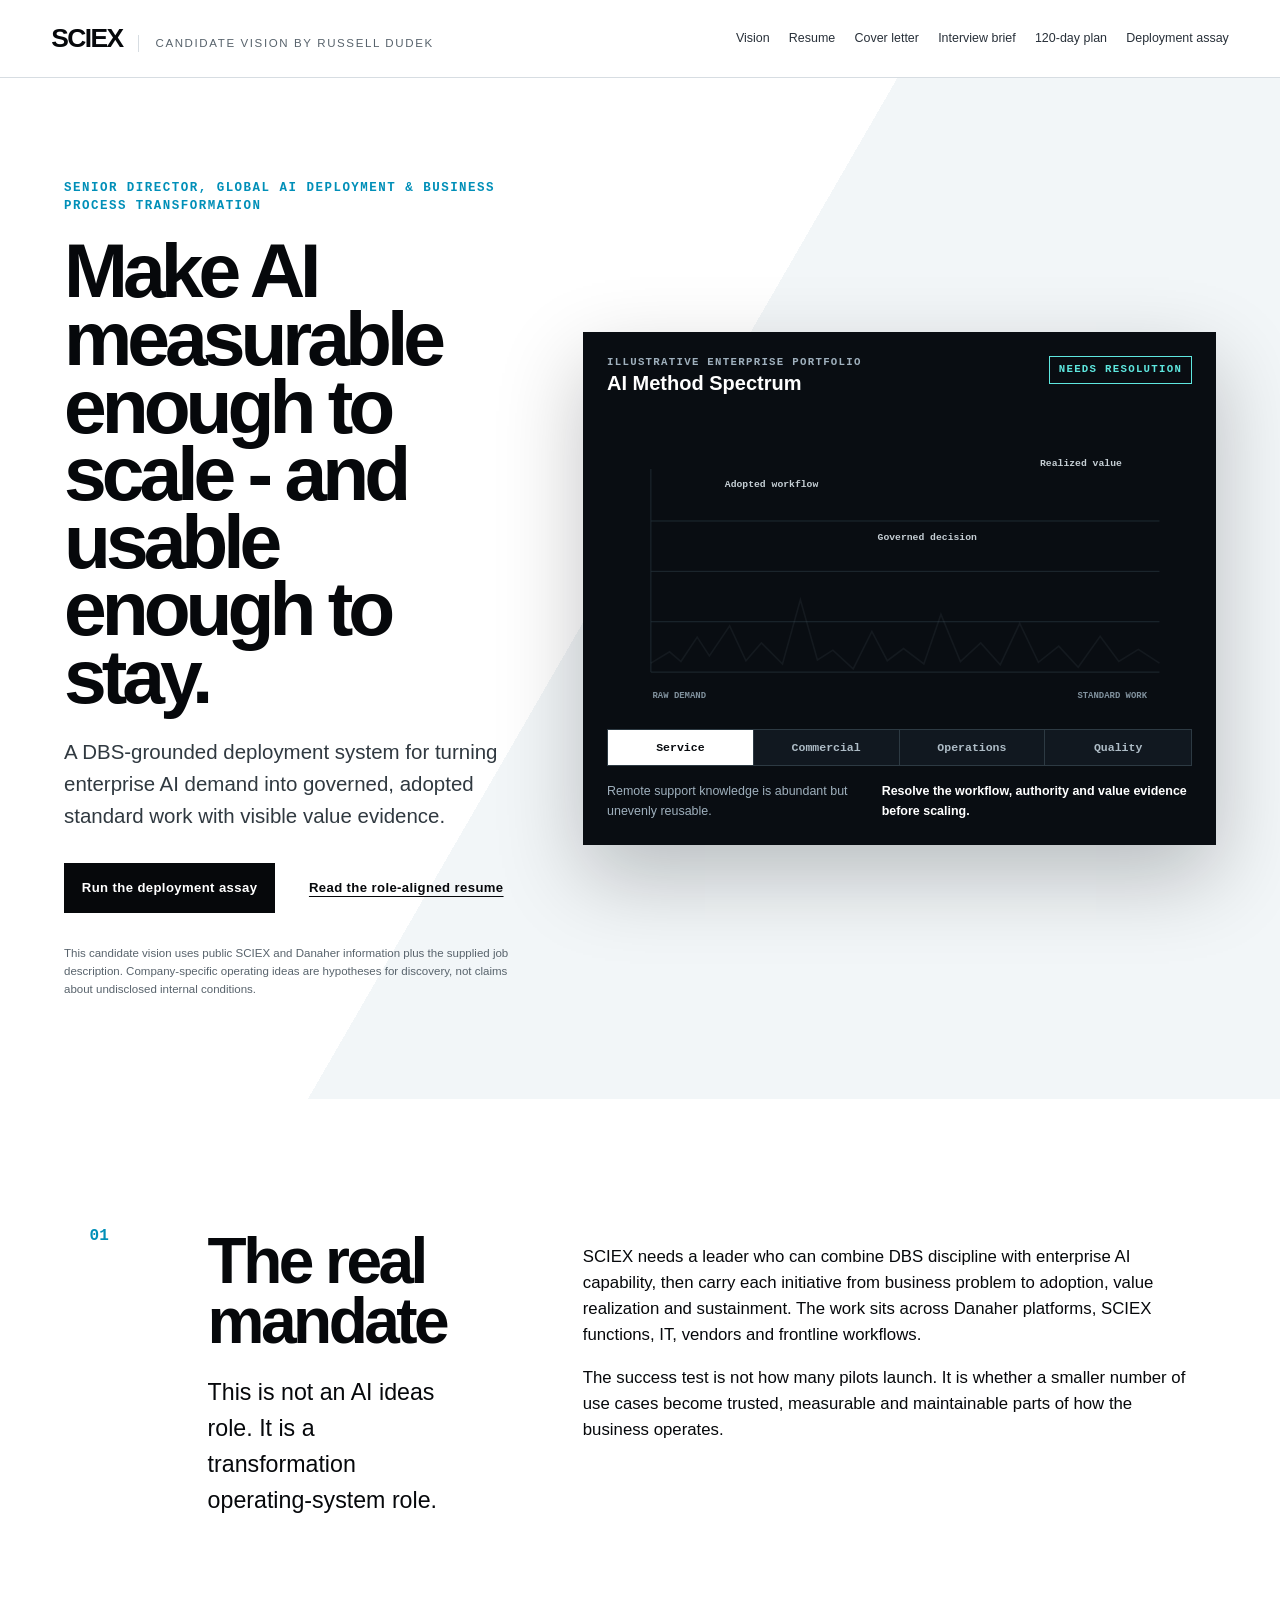
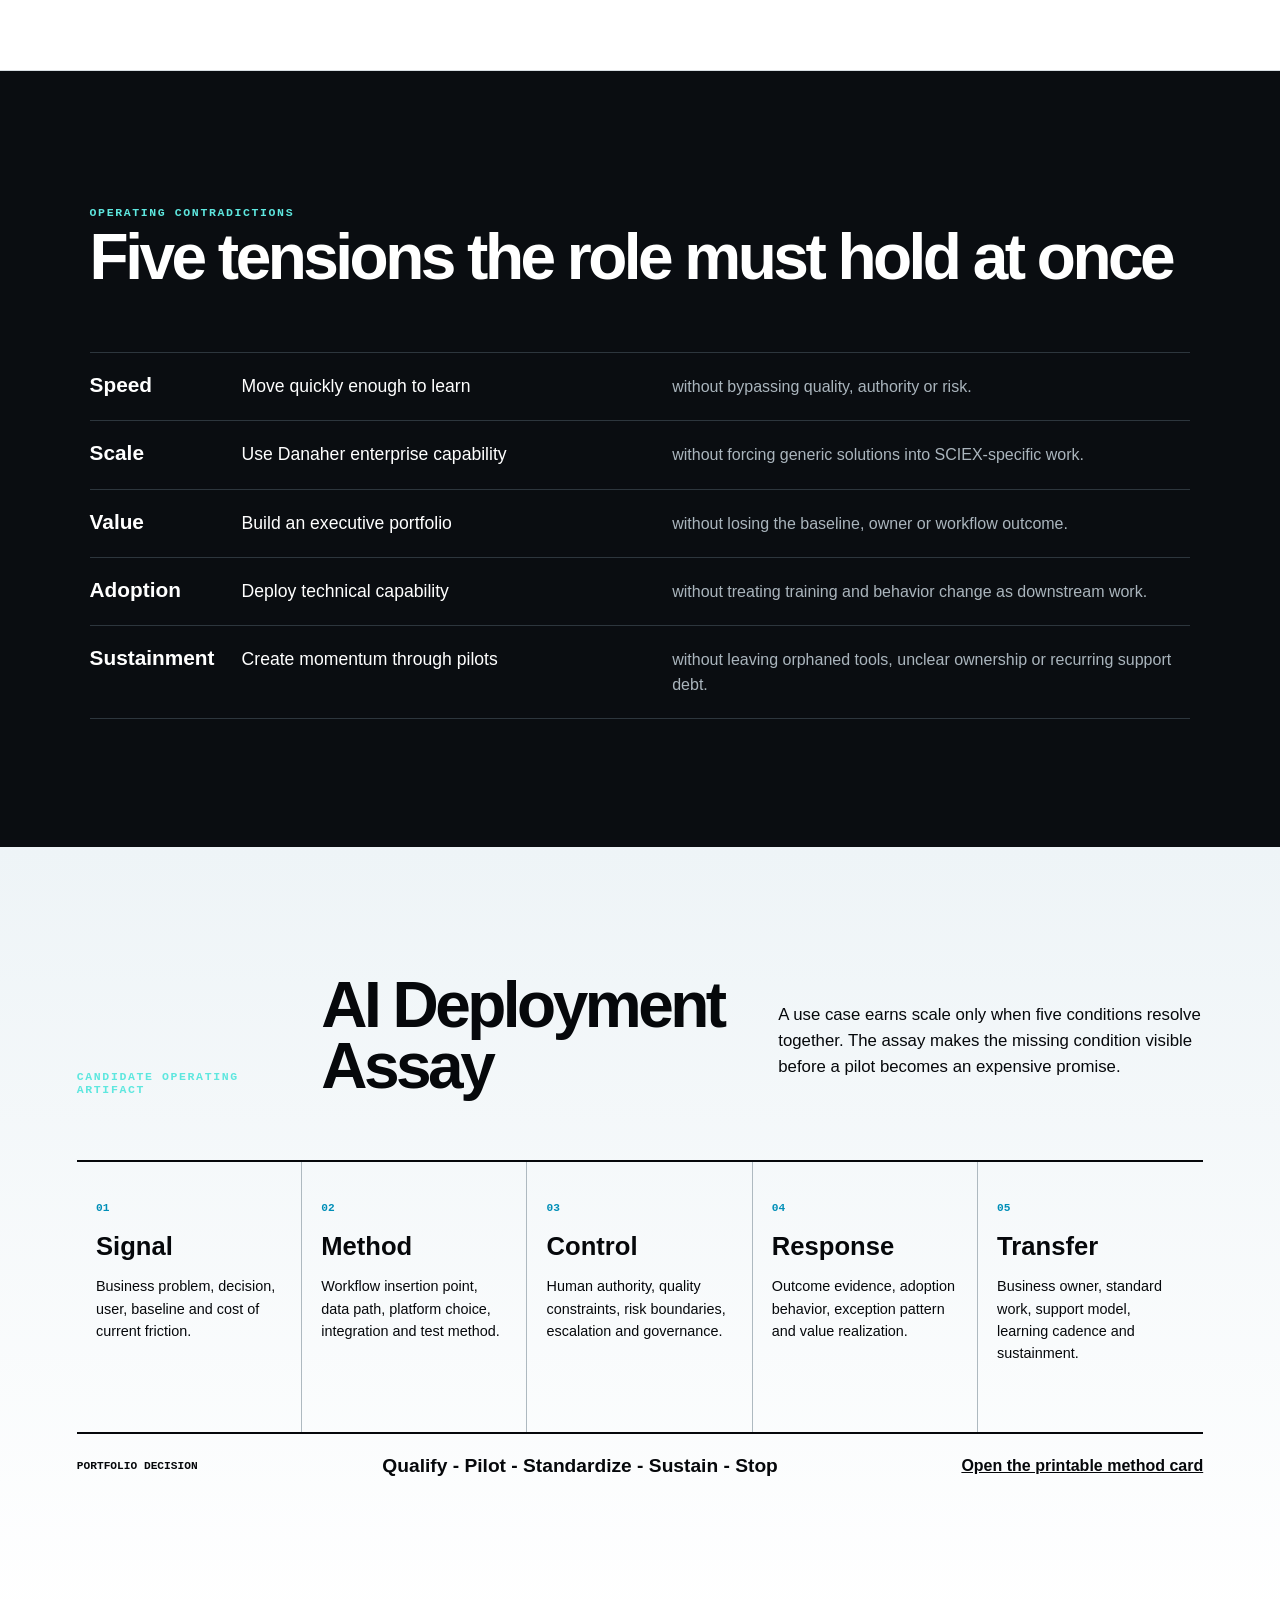
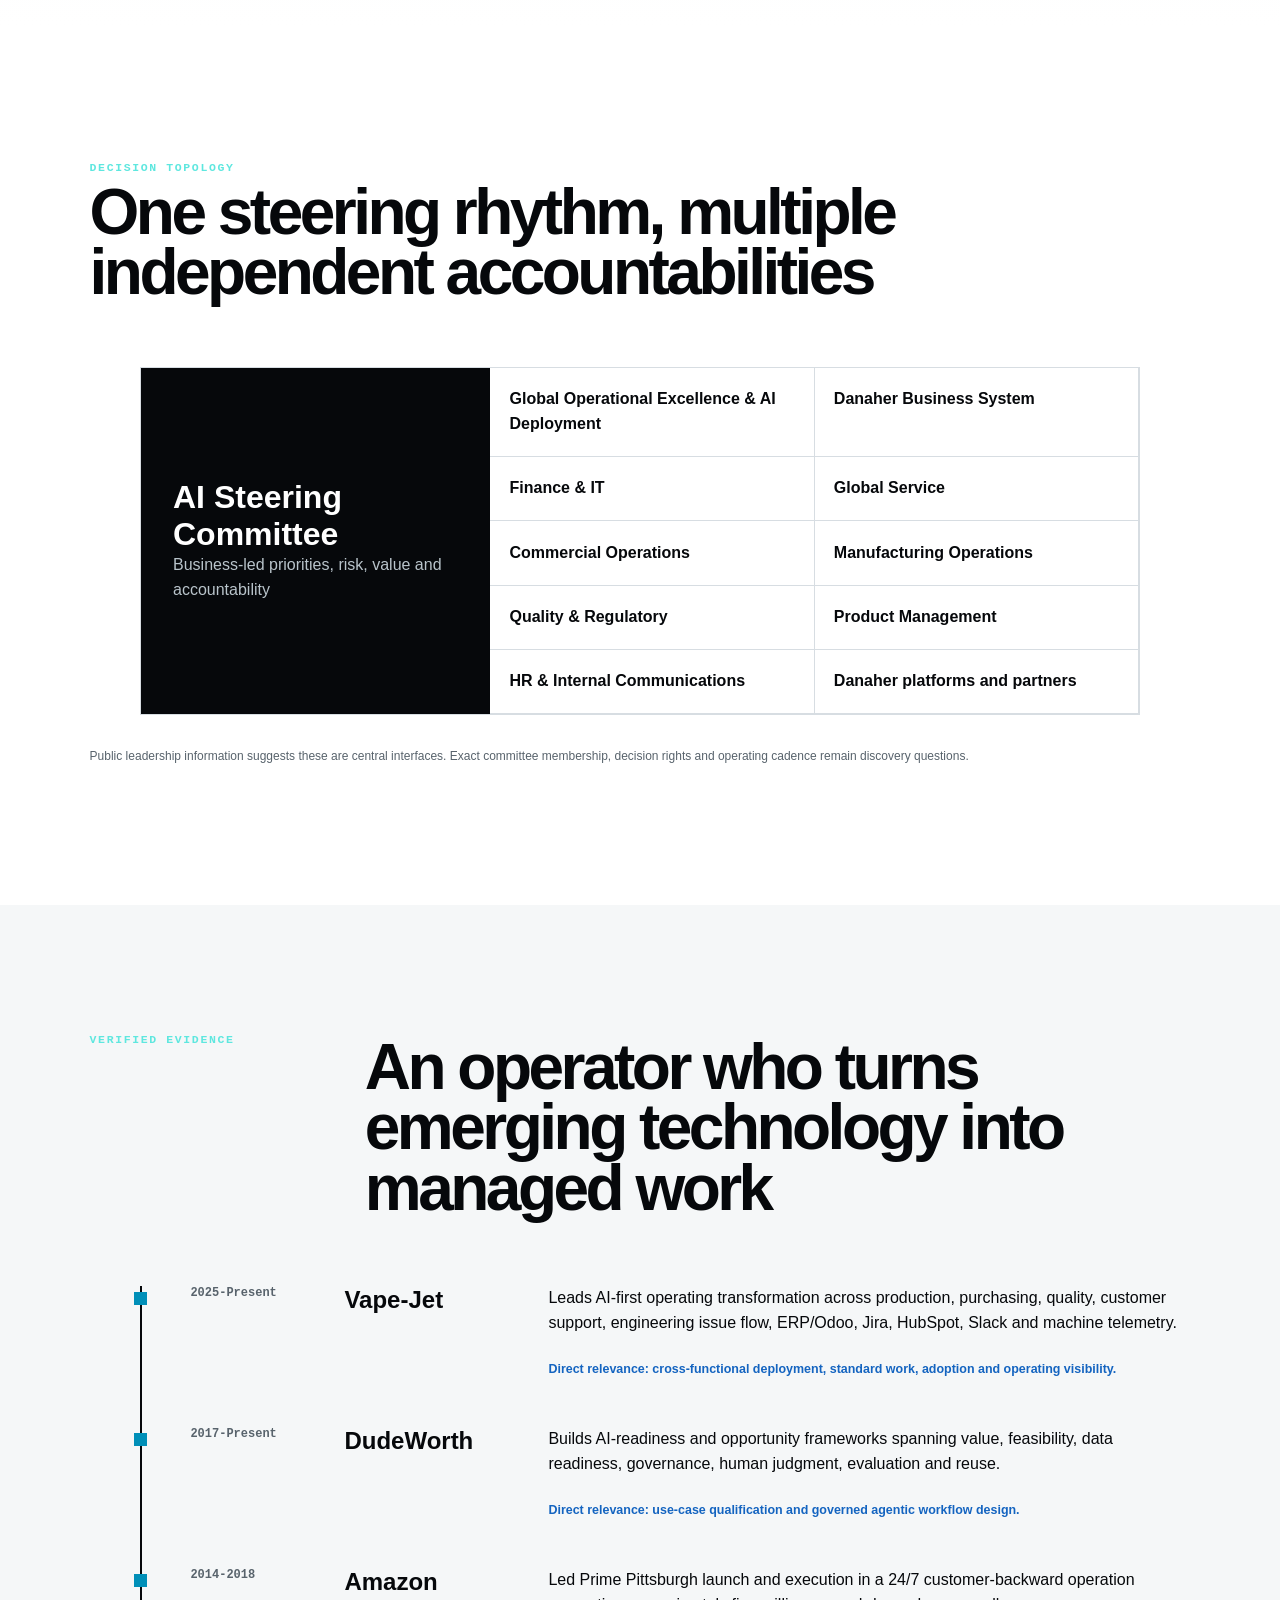
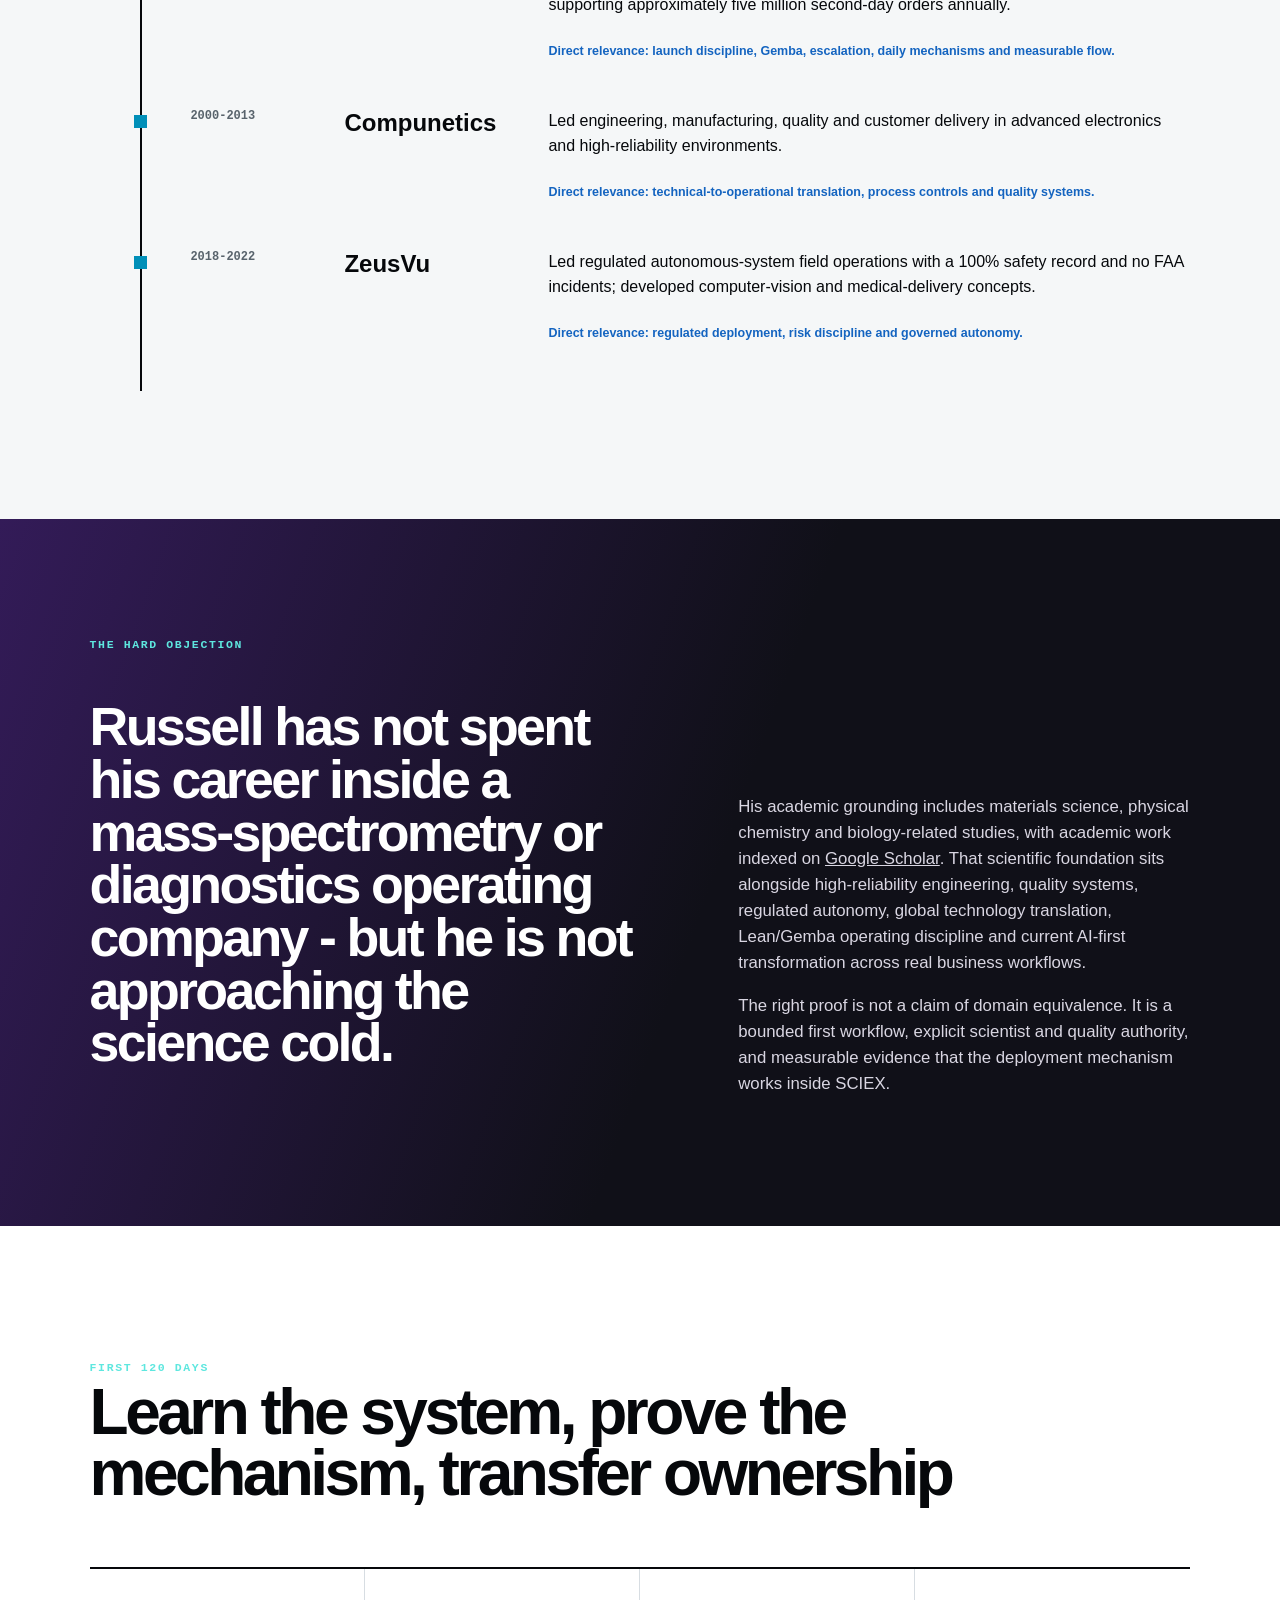
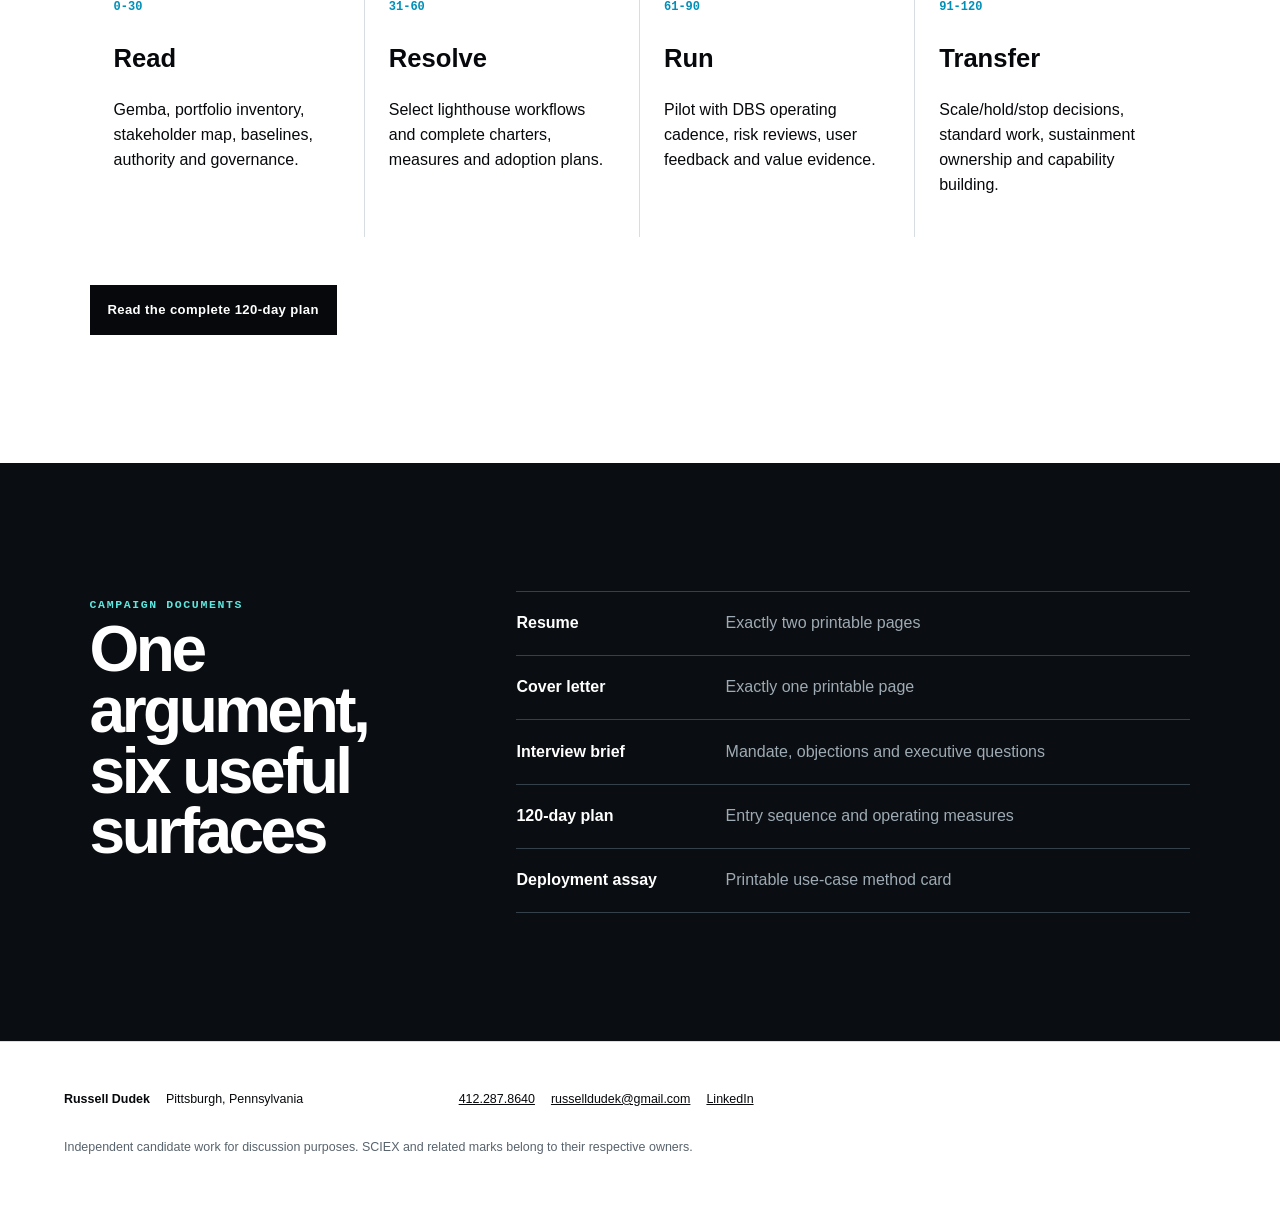
<file: index.html>
<!doctype html><html lang="en"><head><meta charset="utf-8"><meta name="viewport" content="width=device-width,initial-scale=1"><meta name="description" content="Russell Dudek candidate vision for Senior Director, Global AI Deployment & Business Process Transformation at SCIEX."><title>SCIEX Candidate Vision | Russell Dudek</title><link rel="stylesheet" href="brand-tokens.css"><link rel="stylesheet" href="styles.css"></head><body class=""><a class="skip-link" href="#main">Skip to content</a><header class="site-header"><a class="identity" href="index.html" aria-label="SCIEX candidate vision home"><span class="company-name">SCIEX</span><span class="candidate-label">Candidate vision by Russell Dudek</span></a><button class="nav-toggle" type="button" aria-expanded="false" aria-controls="site-nav">Menu</button><nav id="site-nav" aria-label="Campaign navigation"><a href="index.html">Vision</a><a href="resume.html">Resume</a><a href="cover-letter.html">Cover letter</a><a href="interview-brief.html">Interview brief</a><a href="120-day-plan.html">120-day plan</a><a href="deployment-assay.html">Deployment assay</a></nav></header><main id="main">
<section class="hero">
  <div class="hero-copy">
    <p class="role-line">Senior Director, Global AI Deployment & Business Process Transformation</p>
    <h1>Make AI measurable enough to scale - and usable enough to stay.</h1>
    <p class="lede">A DBS-grounded deployment system for turning enterprise AI demand into governed, adopted standard work with visible value evidence.</p>
    <div class="hero-actions"><a class="button primary" href="#assay">Run the deployment assay</a><a class="button text" href="resume.html">Read the role-aligned resume</a></div>
    <p class="research-note">This candidate vision uses public SCIEX and Danaher information plus the supplied job description. Company-specific operating ideas are hypotheses for discovery, not claims about undisclosed internal conditions.</p>
  </div>
  <div class="spectrum-shell" aria-labelledby="spectrum-title">
    <div class="spectrum-head"><div><span>Illustrative enterprise portfolio</span><strong id="spectrum-title">AI Method Spectrum</strong></div><span class="state-pill" id="spectrum-state">Needs resolution</span></div>
    <svg class="spectrum" viewBox="0 0 720 390" role="img" aria-describedby="spectrum-desc">
      <desc id="spectrum-desc">A noisy AI demand spectrum becomes a smaller set of controlled, adopted, measurable workflow peaks.</desc>
      <g class="grid"><line x1="54" y1="330" x2="680" y2="330"/><line x1="54" y1="80" x2="54" y2="330"/><line x1="54" y1="268" x2="680" y2="268"/><line x1="54" y1="206" x2="680" y2="206"/><line x1="54" y1="144" x2="680" y2="144"/></g>
      <path class="noise" d="M54 319 L77 305 L91 317 L111 287 L126 310 L151 273 L171 316 L190 294 L216 320 L238 241 L259 315 L278 303 L303 326 L326 280 L345 316 L365 301 L390 320 L411 259 L435 317 L460 294 L484 321 L508 270 L531 318 L556 298 L580 324 L607 286 L630 317 L654 302 L680 319"/>
      <g class="resolved-peaks">
        <path class="peak peak-a" d="M54 330 L112 330 L145 116 L179 330 L255 330"/>
        <path class="peak peak-b" d="M220 330 L296 330 L333 181 L370 330 L447 330"/>
        <path class="peak peak-c" d="M406 330 L492 330 L533 90 L574 330 L680 330"/>
      </g>
      <g class="peak-labels"><text x="145" y="102">Adopted workflow</text><text x="333" y="167">Governed decision</text><text x="533" y="76">Realized value</text></g>
      <text class="axis-label" x="56" y="362">raw demand</text><text class="axis-label" x="579" y="362">standard work</text>
    </svg>
    <div class="spectrum-controls" role="group" aria-label="Illustrative business domain"><button class="scenario active" data-scenario="service">Service</button><button class="scenario" data-scenario="commercial">Commercial</button><button class="scenario" data-scenario="operations">Operations</button><button class="scenario" data-scenario="quality">Quality</button></div>
    <div class="spectrum-readout"><span id="scenario-signal">Remote support knowledge is abundant but unevenly reusable.</span><strong id="scenario-decision">Resolve the workflow, authority and value evidence before scaling.</strong></div>
  </div>
</section>
<section class="mandate"><div class="section-number">01</div><div><h2>The real mandate</h2><p class="section-lede">This is not an AI ideas role. It is a transformation operating-system role.</p></div><div class="mandate-copy"><p>SCIEX needs a leader who can combine DBS discipline with enterprise AI capability, then carry each initiative from business problem to adoption, value realization and sustainment. The work sits across Danaher platforms, SCIEX functions, IT, vendors and frontline workflows.</p><p>The success test is not how many pilots launch. It is whether a smaller number of use cases become trusted, measurable and maintainable parts of how the business operates.</p></div></section>
<section class="tensions"><div class="section-heading"><span>Operating contradictions</span><h2>Five tensions the role must hold at once</h2></div><ol class="tension-list"><li><b>Speed</b><span>Move quickly enough to learn</span><em>without bypassing quality, authority or risk.</em></li><li><b>Scale</b><span>Use Danaher enterprise capability</span><em>without forcing generic solutions into SCIEX-specific work.</em></li><li><b>Value</b><span>Build an executive portfolio</span><em>without losing the baseline, owner or workflow outcome.</em></li><li><b>Adoption</b><span>Deploy technical capability</span><em>without treating training and behavior change as downstream work.</em></li><li><b>Sustainment</b><span>Create momentum through pilots</span><em>without leaving orphaned tools, unclear ownership or recurring support debt.</em></li></ol></section>
<section id="assay" class="assay-section"><div class="assay-intro"><span>Candidate operating artifact</span><h2>AI Deployment Assay</h2><p>A use case earns scale only when five conditions resolve together. The assay makes the missing condition visible before a pilot becomes an expensive promise.</p></div><div class="assay-grid" role="list"><article role="listitem"><span>01</span><h3>Signal</h3><p>Business problem, decision, user, baseline and cost of current friction.</p></article><article role="listitem"><span>02</span><h3>Method</h3><p>Workflow insertion point, data path, platform choice, integration and test method.</p></article><article role="listitem"><span>03</span><h3>Control</h3><p>Human authority, quality constraints, risk boundaries, escalation and governance.</p></article><article role="listitem"><span>04</span><h3>Response</h3><p>Outcome evidence, adoption behavior, exception pattern and value realization.</p></article><article role="listitem"><span>05</span><h3>Transfer</h3><p>Business owner, standard work, support model, learning cadence and sustainment.</p></article></div><div class="assay-outcome"><span>Portfolio decision</span><strong>Qualify - Pilot - Standardize - Sustain - Stop</strong><a href="deployment-assay.html">Open the printable method card</a></div></section>
<section class="stakeholders"><div class="section-heading"><span>Decision topology</span><h2>One steering rhythm, multiple independent accountabilities</h2></div><div class="stakeholder-map"><div class="center-node"><strong>AI Steering Committee</strong><span>Business-led priorities, risk, value and accountability</span></div><div class="stakeholder-ring"><span>Global Operational Excellence & AI Deployment</span><span>Danaher Business System</span><span>Finance & IT</span><span>Global Service</span><span>Commercial Operations</span><span>Manufacturing Operations</span><span>Quality & Regulatory</span><span>Product Management</span><span>HR & Internal Communications</span><span>Danaher platforms and partners</span></div></div><p class="hypothesis">Public leadership information suggests these are central interfaces. Exact committee membership, decision rights and operating cadence remain discovery questions.</p></section>
<section class="proof"><div class="proof-title"><span>Verified evidence</span><h2>An operator who turns emerging technology into managed work</h2></div><div class="evidence-trail"><article><time>2025-Present</time><h3>Vape-Jet</h3><p>Leads AI-first operating transformation across production, purchasing, quality, customer support, engineering issue flow, ERP/Odoo, Jira, HubSpot, Slack and machine telemetry.</p><strong>Direct relevance: cross-functional deployment, standard work, adoption and operating visibility.</strong></article><article><time>2017-Present</time><h3>DudeWorth</h3><p>Builds AI-readiness and opportunity frameworks spanning value, feasibility, data readiness, governance, human judgment, evaluation and reuse.</p><strong>Direct relevance: use-case qualification and governed agentic workflow design.</strong></article><article><time>2014-2018</time><h3>Amazon</h3><p>Led Prime Pittsburgh launch and execution in a 24/7 customer-backward operation supporting approximately five million second-day orders annually.</p><strong>Direct relevance: launch discipline, Gemba, escalation, daily mechanisms and measurable flow.</strong></article><article><time>2000-2013</time><h3>Compunetics</h3><p>Led engineering, manufacturing, quality and customer delivery in advanced electronics and high-reliability environments.</p><strong>Direct relevance: technical-to-operational translation, process controls and quality systems.</strong></article><article><time>2018-2022</time><h3>ZeusVu</h3><p>Led regulated autonomous-system field operations with a 100% safety record and no FAA incidents; developed computer-vision and medical-delivery concepts.</p><strong>Direct relevance: regulated deployment, risk discipline and governed autonomy.</strong></article></div></section>
<section class="objection"><div><span>The hard objection</span><h2>Russell has not spent his career inside a mass-spectrometry or diagnostics operating company - but he is not approaching the science cold.</h2></div><div><p>His academic grounding includes materials science, physical chemistry and biology-related studies, with academic work indexed on <a href="https://scholar.google.com/citations?user=yHQSVd8AAAAJ&amp;hl=en">Google Scholar</a>. That scientific foundation sits alongside high-reliability engineering, quality systems, regulated autonomy, global technology translation, Lean/Gemba operating discipline and current AI-first transformation across real business workflows.</p><p>The right proof is not a claim of domain equivalence. It is a bounded first workflow, explicit scientist and quality authority, and measurable evidence that the deployment mechanism works inside SCIEX.</p></div></section>
<section class="entry-preview"><div class="section-heading"><span>First 120 days</span><h2>Learn the system, prove the mechanism, transfer ownership</h2></div><div class="phase-line"><article><b>0-30</b><h3>Read</h3><p>Gemba, portfolio inventory, stakeholder map, baselines, authority and governance.</p></article><article><b>31-60</b><h3>Resolve</h3><p>Select lighthouse workflows and complete charters, measures and adoption plans.</p></article><article><b>61-90</b><h3>Run</h3><p>Pilot with DBS operating cadence, risk reviews, user feedback and value evidence.</p></article><article><b>91-120</b><h3>Transfer</h3><p>Scale/hold/stop decisions, standard work, sustainment ownership and capability building.</p></article></div><a class="button primary" href="120-day-plan.html">Read the complete 120-day plan</a></section>
<section class="document-rack"><div><span>Campaign documents</span><h2>One argument, six useful surfaces</h2></div><nav aria-label="Campaign documents"><a href="resume.html"><strong>Resume</strong><span>Exactly two printable pages</span></a><a href="cover-letter.html"><strong>Cover letter</strong><span>Exactly one printable page</span></a><a href="interview-brief.html"><strong>Interview brief</strong><span>Mandate, objections and executive questions</span></a><a href="120-day-plan.html"><strong>120-day plan</strong><span>Entry sequence and operating measures</span></a><a href="deployment-assay.html"><strong>Deployment assay</strong><span>Printable use-case method card</span></a></nav></section>
</main><footer class="site-footer"><div><strong>Russell Dudek</strong><span>Pittsburgh, Pennsylvania</span></div><div><a href="tel:+14122878640">412.287.8640</a><a href="mailto:russelldudek@gmail.com">russelldudek@gmail.com</a><a href="https://www.linkedin.com/in/russelldudek">LinkedIn</a></div><p>Independent candidate work for discussion purposes. SCIEX and related marks belong to their respective owners.</p></footer><script src="app.js"></script></body></html>
</file>
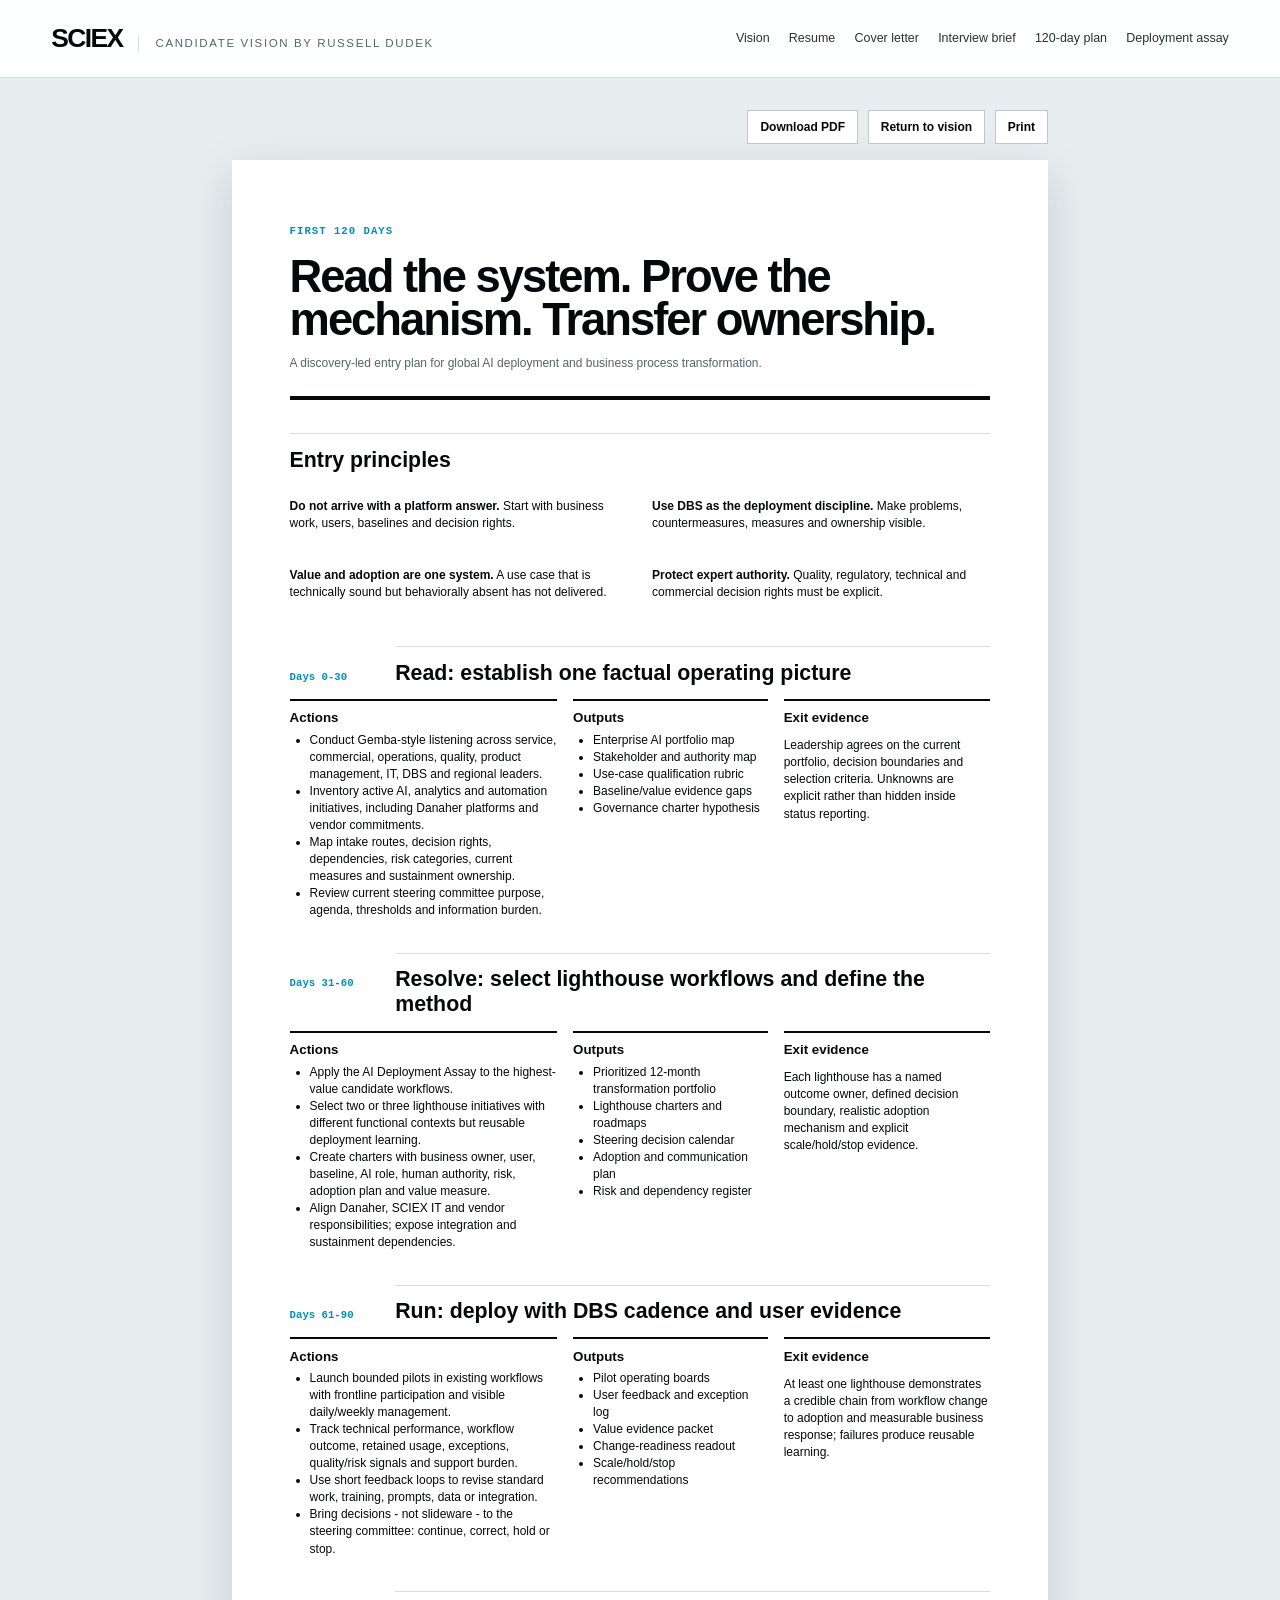
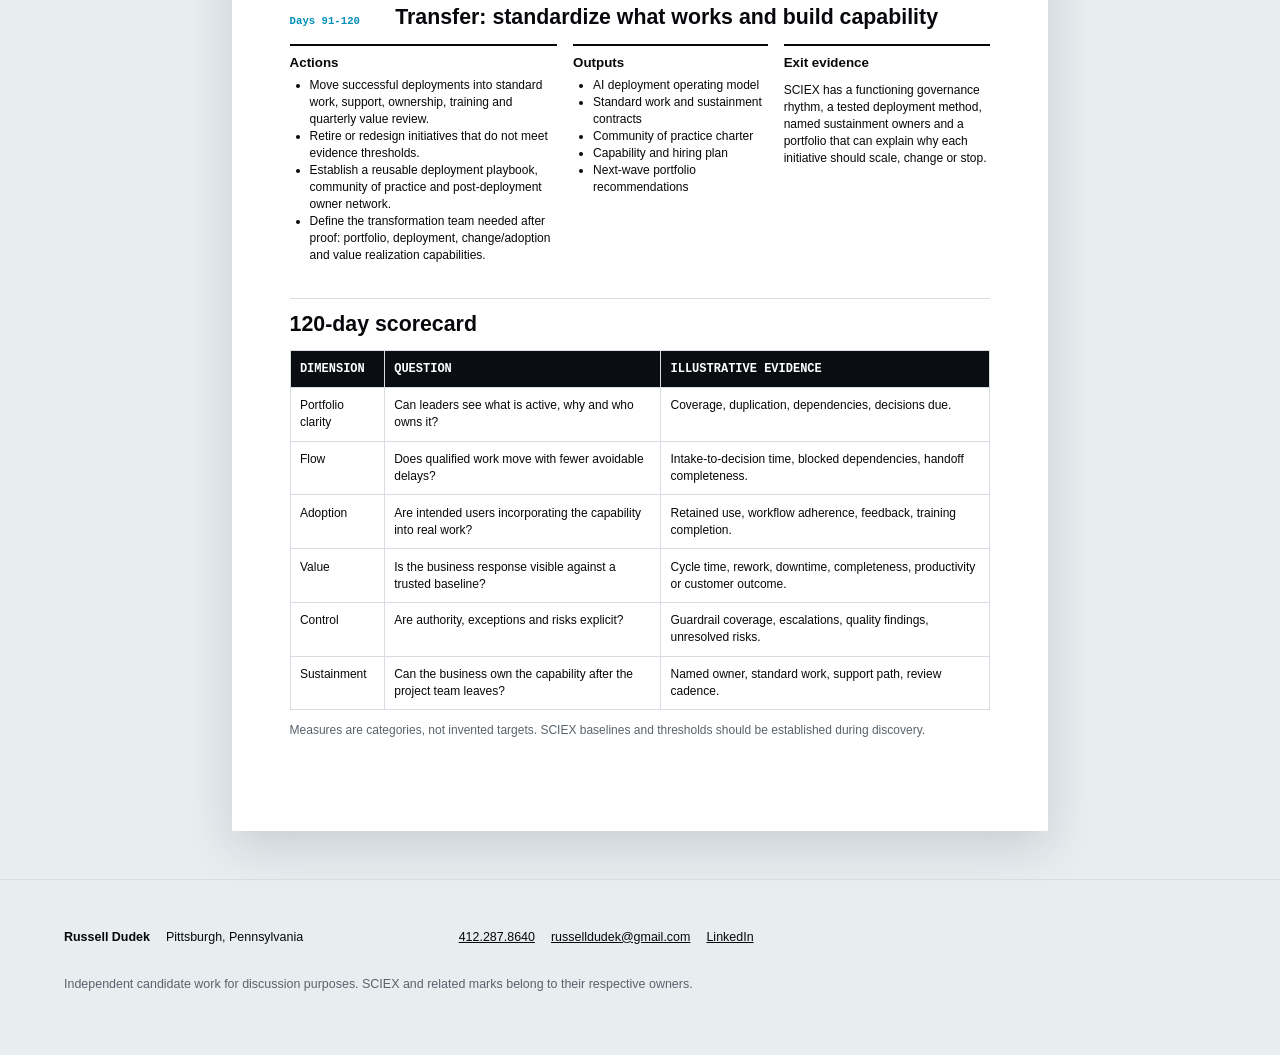
<file: 120-day-plan.html>
<!doctype html><html lang="en"><head><meta charset="utf-8"><meta name="viewport" content="width=device-width,initial-scale=1"><meta name="description" content="Russell Dudek candidate vision for Senior Director, Global AI Deployment & Business Process Transformation at SCIEX."><title>SCIEX 120-Day Entry Plan | Russell Dudek</title><link rel="stylesheet" href="brand-tokens.css"><link rel="stylesheet" href="styles.css"></head><body class="report-page"><a class="skip-link" href="#main">Skip to content</a><header class="site-header"><a class="identity" href="index.html" aria-label="SCIEX candidate vision home"><span class="company-name">SCIEX</span><span class="candidate-label">Candidate vision by Russell Dudek</span></a><button class="nav-toggle" type="button" aria-expanded="false" aria-controls="site-nav">Menu</button><nav id="site-nav" aria-label="Campaign navigation"><a href="index.html">Vision</a><a href="resume.html">Resume</a><a href="cover-letter.html">Cover letter</a><a href="interview-brief.html">Interview brief</a><a href="120-day-plan.html">120-day plan</a><a href="deployment-assay.html">Deployment assay</a></nav></header><main id="main">
<div class="document-toolbar"><a href="docs/Russell-Dudek-SCIEX-120-Day-Plan.pdf" download>Download PDF</a><a href="index.html">Return to vision</a><button type="button" onclick="window.print()">Print</button></div><article class="report"><header class="report-header"><span>First 120 days</span><h1>Read the system. Prove the mechanism. Transfer ownership.</h1><p>A discovery-led entry plan for global AI deployment and business process transformation.</p></header>
<section class="principles"><h2>Entry principles</h2><div><p><b>Do not arrive with a platform answer.</b> Start with business work, users, baselines and decision rights.</p><p><b>Use DBS as the deployment discipline.</b> Make problems, countermeasures, measures and ownership visible.</p><p><b>Value and adoption are one system.</b> A use case that is technically sound but behaviorally absent has not delivered.</p><p><b>Protect expert authority.</b> Quality, regulatory, technical and commercial decision rights must be explicit.</p></div></section>
<section class="plan-phase"><header><b>Days 0-30</b><h2>Read: establish one factual operating picture</h2></header><div class="plan-columns"><div><h3>Actions</h3><ul><li>Conduct Gemba-style listening across service, commercial, operations, quality, product management, IT, DBS and regional leaders.</li><li>Inventory active AI, analytics and automation initiatives, including Danaher platforms and vendor commitments.</li><li>Map intake routes, decision rights, dependencies, risk categories, current measures and sustainment ownership.</li><li>Review current steering committee purpose, agenda, thresholds and information burden.</li></ul></div><div><h3>Outputs</h3><ul><li>Enterprise AI portfolio map</li><li>Stakeholder and authority map</li><li>Use-case qualification rubric</li><li>Baseline/value evidence gaps</li><li>Governance charter hypothesis</li></ul></div><div><h3>Exit evidence</h3><p>Leadership agrees on the current portfolio, decision boundaries and selection criteria. Unknowns are explicit rather than hidden inside status reporting.</p></div></div></section>
<section class="plan-phase"><header><b>Days 31-60</b><h2>Resolve: select lighthouse workflows and define the method</h2></header><div class="plan-columns"><div><h3>Actions</h3><ul><li>Apply the AI Deployment Assay to the highest-value candidate workflows.</li><li>Select two or three lighthouse initiatives with different functional contexts but reusable deployment learning.</li><li>Create charters with business owner, user, baseline, AI role, human authority, risk, adoption plan and value measure.</li><li>Align Danaher, SCIEX IT and vendor responsibilities; expose integration and sustainment dependencies.</li></ul></div><div><h3>Outputs</h3><ul><li>Prioritized 12-month transformation portfolio</li><li>Lighthouse charters and roadmaps</li><li>Steering decision calendar</li><li>Adoption and communication plan</li><li>Risk and dependency register</li></ul></div><div><h3>Exit evidence</h3><p>Each lighthouse has a named outcome owner, defined decision boundary, realistic adoption mechanism and explicit scale/hold/stop evidence.</p></div></div></section>
<section class="plan-phase"><header><b>Days 61-90</b><h2>Run: deploy with DBS cadence and user evidence</h2></header><div class="plan-columns"><div><h3>Actions</h3><ul><li>Launch bounded pilots in existing workflows with frontline participation and visible daily/weekly management.</li><li>Track technical performance, workflow outcome, retained usage, exceptions, quality/risk signals and support burden.</li><li>Use short feedback loops to revise standard work, training, prompts, data or integration.</li><li>Bring decisions - not slideware - to the steering committee: continue, correct, hold or stop.</li></ul></div><div><h3>Outputs</h3><ul><li>Pilot operating boards</li><li>User feedback and exception log</li><li>Value evidence packet</li><li>Change-readiness readout</li><li>Scale/hold/stop recommendations</li></ul></div><div><h3>Exit evidence</h3><p>At least one lighthouse demonstrates a credible chain from workflow change to adoption and measurable business response; failures produce reusable learning.</p></div></div></section>
<section class="plan-phase"><header><b>Days 91-120</b><h2>Transfer: standardize what works and build capability</h2></header><div class="plan-columns"><div><h3>Actions</h3><ul><li>Move successful deployments into standard work, support, ownership, training and quarterly value review.</li><li>Retire or redesign initiatives that do not meet evidence thresholds.</li><li>Establish a reusable deployment playbook, community of practice and post-deployment owner network.</li><li>Define the transformation team needed after proof: portfolio, deployment, change/adoption and value realization capabilities.</li></ul></div><div><h3>Outputs</h3><ul><li>AI deployment operating model</li><li>Standard work and sustainment contracts</li><li>Community of practice charter</li><li>Capability and hiring plan</li><li>Next-wave portfolio recommendations</li></ul></div><div><h3>Exit evidence</h3><p>SCIEX has a functioning governance rhythm, a tested deployment method, named sustainment owners and a portfolio that can explain why each initiative should scale, change or stop.</p></div></div></section>
<section><h2>120-day scorecard</h2><table><thead><tr><th>Dimension</th><th>Question</th><th>Illustrative evidence</th></tr></thead><tbody><tr><td>Portfolio clarity</td><td>Can leaders see what is active, why and who owns it?</td><td>Coverage, duplication, dependencies, decisions due.</td></tr><tr><td>Flow</td><td>Does qualified work move with fewer avoidable delays?</td><td>Intake-to-decision time, blocked dependencies, handoff completeness.</td></tr><tr><td>Adoption</td><td>Are intended users incorporating the capability into real work?</td><td>Retained use, workflow adherence, feedback, training completion.</td></tr><tr><td>Value</td><td>Is the business response visible against a trusted baseline?</td><td>Cycle time, rework, downtime, completeness, productivity or customer outcome.</td></tr><tr><td>Control</td><td>Are authority, exceptions and risks explicit?</td><td>Guardrail coverage, escalations, quality findings, unresolved risks.</td></tr><tr><td>Sustainment</td><td>Can the business own the capability after the project team leaves?</td><td>Named owner, standard work, support path, review cadence.</td></tr></tbody></table><p class="assumption-note">Measures are categories, not invented targets. SCIEX baselines and thresholds should be established during discovery.</p></section></article>
</main><footer class="site-footer"><div><strong>Russell Dudek</strong><span>Pittsburgh, Pennsylvania</span></div><div><a href="tel:+14122878640">412.287.8640</a><a href="mailto:russelldudek@gmail.com">russelldudek@gmail.com</a><a href="https://www.linkedin.com/in/russelldudek">LinkedIn</a></div><p>Independent candidate work for discussion purposes. SCIEX and related marks belong to their respective owners.</p></footer><script src="app.js"></script></body></html>
</file>
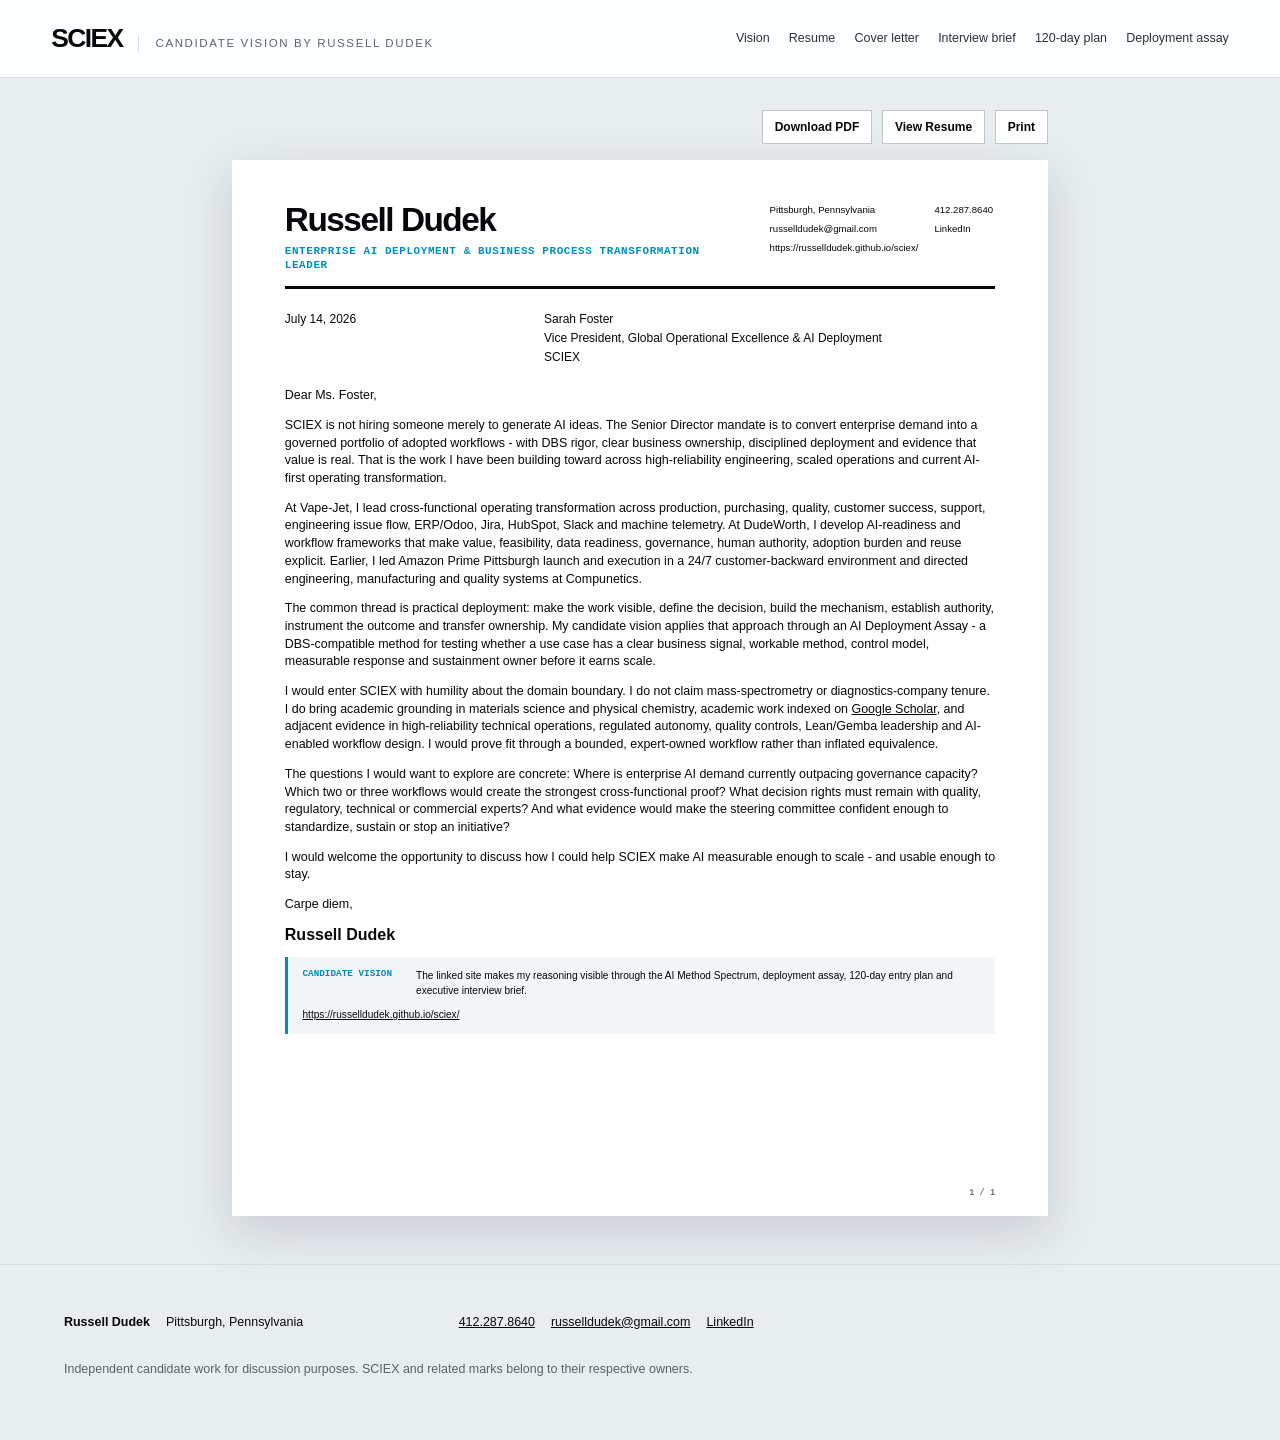
<file: cover-letter.html>
<!doctype html><html lang="en"><head><meta charset="utf-8"><meta name="viewport" content="width=device-width,initial-scale=1"><meta name="description" content="Russell Dudek candidate vision for Senior Director, Global AI Deployment & Business Process Transformation at SCIEX."><title>Russell Dudek Cover Letter | SCIEX</title><link rel="stylesheet" href="brand-tokens.css"><link rel="stylesheet" href="styles.css"></head><body class="document-page"><a class="skip-link" href="#main">Skip to content</a><header class="site-header"><a class="identity" href="index.html" aria-label="SCIEX candidate vision home"><span class="company-name">SCIEX</span><span class="candidate-label">Candidate vision by Russell Dudek</span></a><button class="nav-toggle" type="button" aria-expanded="false" aria-controls="site-nav">Menu</button><nav id="site-nav" aria-label="Campaign navigation"><a href="index.html">Vision</a><a href="resume.html">Resume</a><a href="cover-letter.html">Cover letter</a><a href="interview-brief.html">Interview brief</a><a href="120-day-plan.html">120-day plan</a><a href="deployment-assay.html">Deployment assay</a></nav></header><main id="main">
<div class="document-toolbar"><a href="docs/Russell-Dudek-SCIEX-Cover-Letter.pdf" download>Download PDF</a><a href="resume.html">View Resume</a><button type="button" onclick="window.print()">Print</button></div>
<article class="paper cover-paper"><section class="cover-page"><div class="doc-header"><div><h1>Russell Dudek</h1><p>Enterprise AI Deployment & Business Process Transformation Leader</p></div><div class="contact"><span>Pittsburgh, Pennsylvania</span><a href="tel:+14122878640">412.287.8640</a><a href="mailto:russelldudek@gmail.com">russelldudek@gmail.com</a><a href="https://www.linkedin.com/in/russelldudek">LinkedIn</a><a href="https://russelldudek.github.io/sciex/">https://russelldudek.github.io/sciex/</a></div></div><div class="letter-meta"><time>July 14, 2026</time><p>Sarah Foster<br>Vice President, Global Operational Excellence & AI Deployment<br>SCIEX</p></div><div class="letter-body"><p>Dear Ms. Foster,</p><p>SCIEX is not hiring someone merely to generate AI ideas. The Senior Director mandate is to convert enterprise demand into a governed portfolio of adopted workflows - with DBS rigor, clear business ownership, disciplined deployment and evidence that value is real. That is the work I have been building toward across high-reliability engineering, scaled operations and current AI-first operating transformation.</p><p>At Vape-Jet, I lead cross-functional operating transformation across production, purchasing, quality, customer success, support, engineering issue flow, ERP/Odoo, Jira, HubSpot, Slack and machine telemetry. At DudeWorth, I develop AI-readiness and workflow frameworks that make value, feasibility, data readiness, governance, human authority, adoption burden and reuse explicit. Earlier, I led Amazon Prime Pittsburgh launch and execution in a 24/7 customer-backward environment and directed engineering, manufacturing and quality systems at Compunetics.</p><p>The common thread is practical deployment: make the work visible, define the decision, build the mechanism, establish authority, instrument the outcome and transfer ownership. My candidate vision applies that approach through an AI Deployment Assay - a DBS-compatible method for testing whether a use case has a clear business signal, workable method, control model, measurable response and sustainment owner before it earns scale.</p><p>I would enter SCIEX with humility about the domain boundary. I do not claim mass-spectrometry or diagnostics-company tenure. I do bring academic grounding in materials science and physical chemistry, academic work indexed on <a href="https://scholar.google.com/citations?user=yHQSVd8AAAAJ&amp;hl=en">Google Scholar</a>, and adjacent evidence in high-reliability technical operations, regulated autonomy, quality controls, Lean/Gemba leadership and AI-enabled workflow design. I would prove fit through a bounded, expert-owned workflow rather than inflated equivalence.</p><p>The questions I would want to explore are concrete: Where is enterprise AI demand currently outpacing governance capacity? Which two or three workflows would create the strongest cross-functional proof? What decision rights must remain with quality, regulatory, technical or commercial experts? And what evidence would make the steering committee confident enough to standardize, sustain or stop an initiative?</p><p>I would welcome the opportunity to discuss how I could help SCIEX make AI measurable enough to scale - and usable enough to stay.</p><p>Carpe diem,</p><p class="signature">Russell Dudek</p></div><aside class="letter-note"><b>Candidate vision</b><p>The linked site makes my reasoning visible through the AI Method Spectrum, deployment assay, 120-day entry plan and executive interview brief.</p><a href="https://russelldudek.github.io/sciex/">https://russelldudek.github.io/sciex/</a></aside><div class="page-number">1 / 1</div></section></article>
</main><footer class="site-footer"><div><strong>Russell Dudek</strong><span>Pittsburgh, Pennsylvania</span></div><div><a href="tel:+14122878640">412.287.8640</a><a href="mailto:russelldudek@gmail.com">russelldudek@gmail.com</a><a href="https://www.linkedin.com/in/russelldudek">LinkedIn</a></div><p>Independent candidate work for discussion purposes. SCIEX and related marks belong to their respective owners.</p></footer><script src="app.js"></script></body></html>
</file>
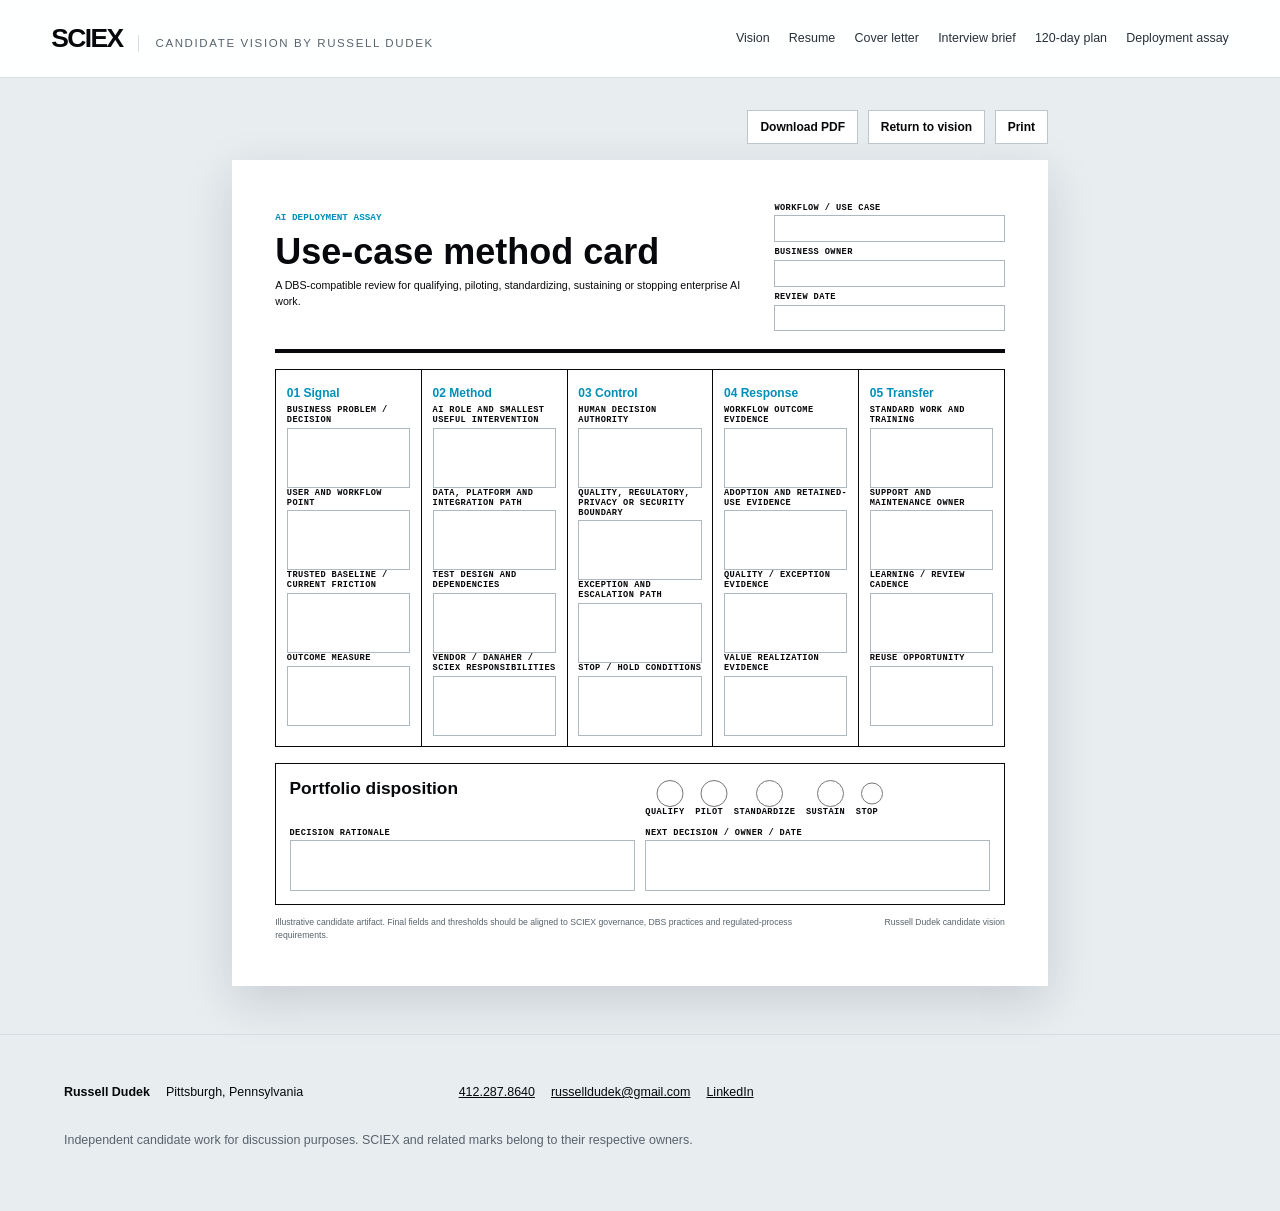
<file: deployment-assay.html>
<!doctype html><html lang="en"><head><meta charset="utf-8"><meta name="viewport" content="width=device-width,initial-scale=1"><meta name="description" content="Russell Dudek candidate vision for Senior Director, Global AI Deployment & Business Process Transformation at SCIEX."><title>AI Deployment Assay | SCIEX Candidate Vision</title><link rel="stylesheet" href="brand-tokens.css"><link rel="stylesheet" href="styles.css"></head><body class="document-page"><a class="skip-link" href="#main">Skip to content</a><header class="site-header"><a class="identity" href="index.html" aria-label="SCIEX candidate vision home"><span class="company-name">SCIEX</span><span class="candidate-label">Candidate vision by Russell Dudek</span></a><button class="nav-toggle" type="button" aria-expanded="false" aria-controls="site-nav">Menu</button><nav id="site-nav" aria-label="Campaign navigation"><a href="index.html">Vision</a><a href="resume.html">Resume</a><a href="cover-letter.html">Cover letter</a><a href="interview-brief.html">Interview brief</a><a href="120-day-plan.html">120-day plan</a><a href="deployment-assay.html">Deployment assay</a></nav></header><main id="main">
<div class="document-toolbar"><a href="docs/Russell-Dudek-SCIEX-AI-Deployment-Assay.pdf" download>Download PDF</a><a href="index.html#assay">Return to vision</a><button type="button" onclick="window.print()">Print</button></div><article class="assay-sheet paper"><header><div><span>AI Deployment Assay</span><h1>Use-case method card</h1><p>A DBS-compatible review for qualifying, piloting, standardizing, sustaining or stopping enterprise AI work.</p></div><div class="sheet-meta"><label>Workflow / use case<input aria-label="Workflow or use case"></label><label>Business owner<input aria-label="Business owner"></label><label>Review date<input aria-label="Review date"></label></div></header><section class="assay-sheet-grid"><article><b>01 Signal</b><label>Business problem / decision<textarea></textarea></label><label>User and workflow point<textarea></textarea></label><label>Trusted baseline / current friction<textarea></textarea></label><label>Outcome measure<textarea></textarea></label></article><article><b>02 Method</b><label>AI role and smallest useful intervention<textarea></textarea></label><label>Data, platform and integration path<textarea></textarea></label><label>Test design and dependencies<textarea></textarea></label><label>Vendor / Danaher / SCIEX responsibilities<textarea></textarea></label></article><article><b>03 Control</b><label>Human decision authority<textarea></textarea></label><label>Quality, regulatory, privacy or security boundary<textarea></textarea></label><label>Exception and escalation path<textarea></textarea></label><label>Stop / hold conditions<textarea></textarea></label></article><article><b>04 Response</b><label>Workflow outcome evidence<textarea></textarea></label><label>Adoption and retained-use evidence<textarea></textarea></label><label>Quality / exception evidence<textarea></textarea></label><label>Value realization evidence<textarea></textarea></label></article><article><b>05 Transfer</b><label>Standard work and training<textarea></textarea></label><label>Support and maintenance owner<textarea></textarea></label><label>Learning / review cadence<textarea></textarea></label><label>Reuse opportunity<textarea></textarea></label></article></section><section class="disposition"><h2>Portfolio disposition</h2><div><label><input type="radio" name="d"> Qualify</label><label><input type="radio" name="d"> Pilot</label><label><input type="radio" name="d"> Standardize</label><label><input type="radio" name="d"> Sustain</label><label><input type="radio" name="d"> Stop</label></div><label>Decision rationale<textarea></textarea></label><label>Next decision / owner / date<textarea></textarea></label></section><footer><p>Illustrative candidate artifact. Final fields and thresholds should be aligned to SCIEX governance, DBS practices and regulated-process requirements.</p><span>Russell Dudek candidate vision</span></footer></article>
</main><footer class="site-footer"><div><strong>Russell Dudek</strong><span>Pittsburgh, Pennsylvania</span></div><div><a href="tel:+14122878640">412.287.8640</a><a href="mailto:russelldudek@gmail.com">russelldudek@gmail.com</a><a href="https://www.linkedin.com/in/russelldudek">LinkedIn</a></div><p>Independent candidate work for discussion purposes. SCIEX and related marks belong to their respective owners.</p></footer><script src="app.js"></script></body></html>
</file>
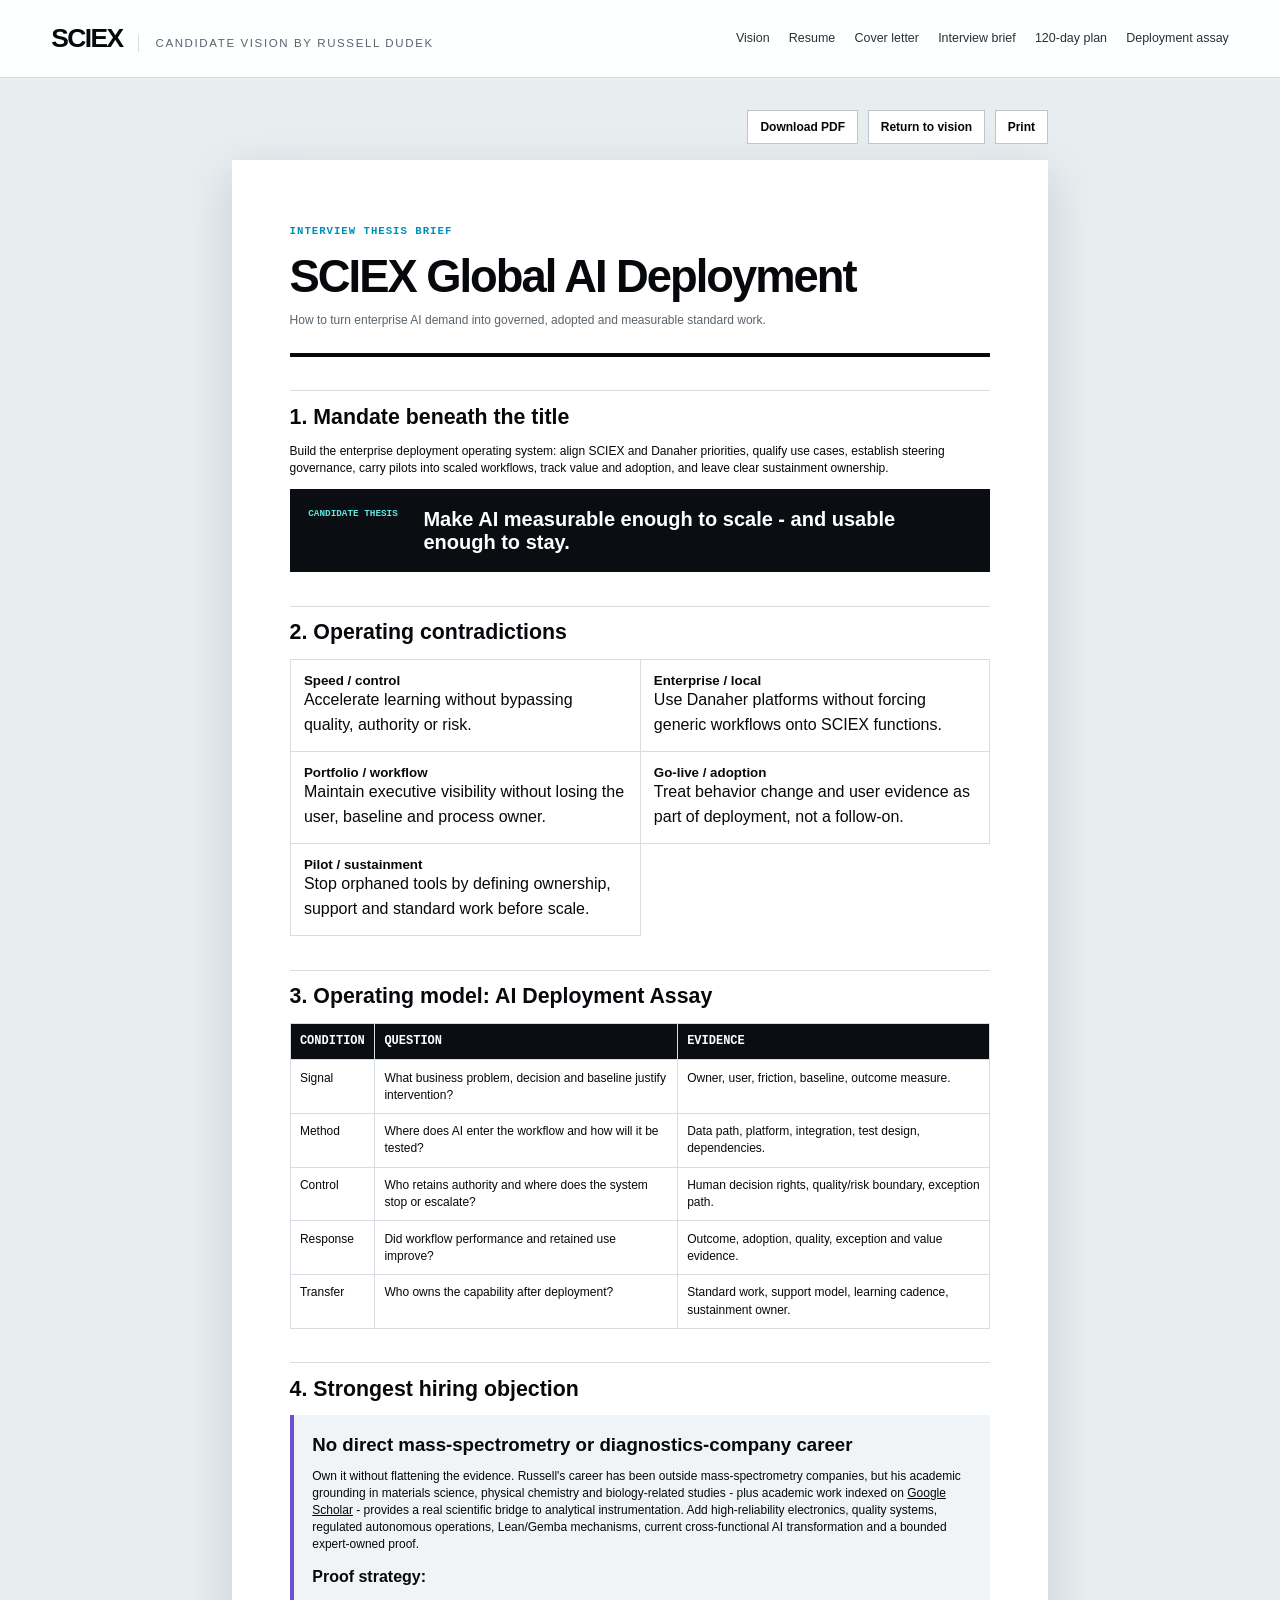
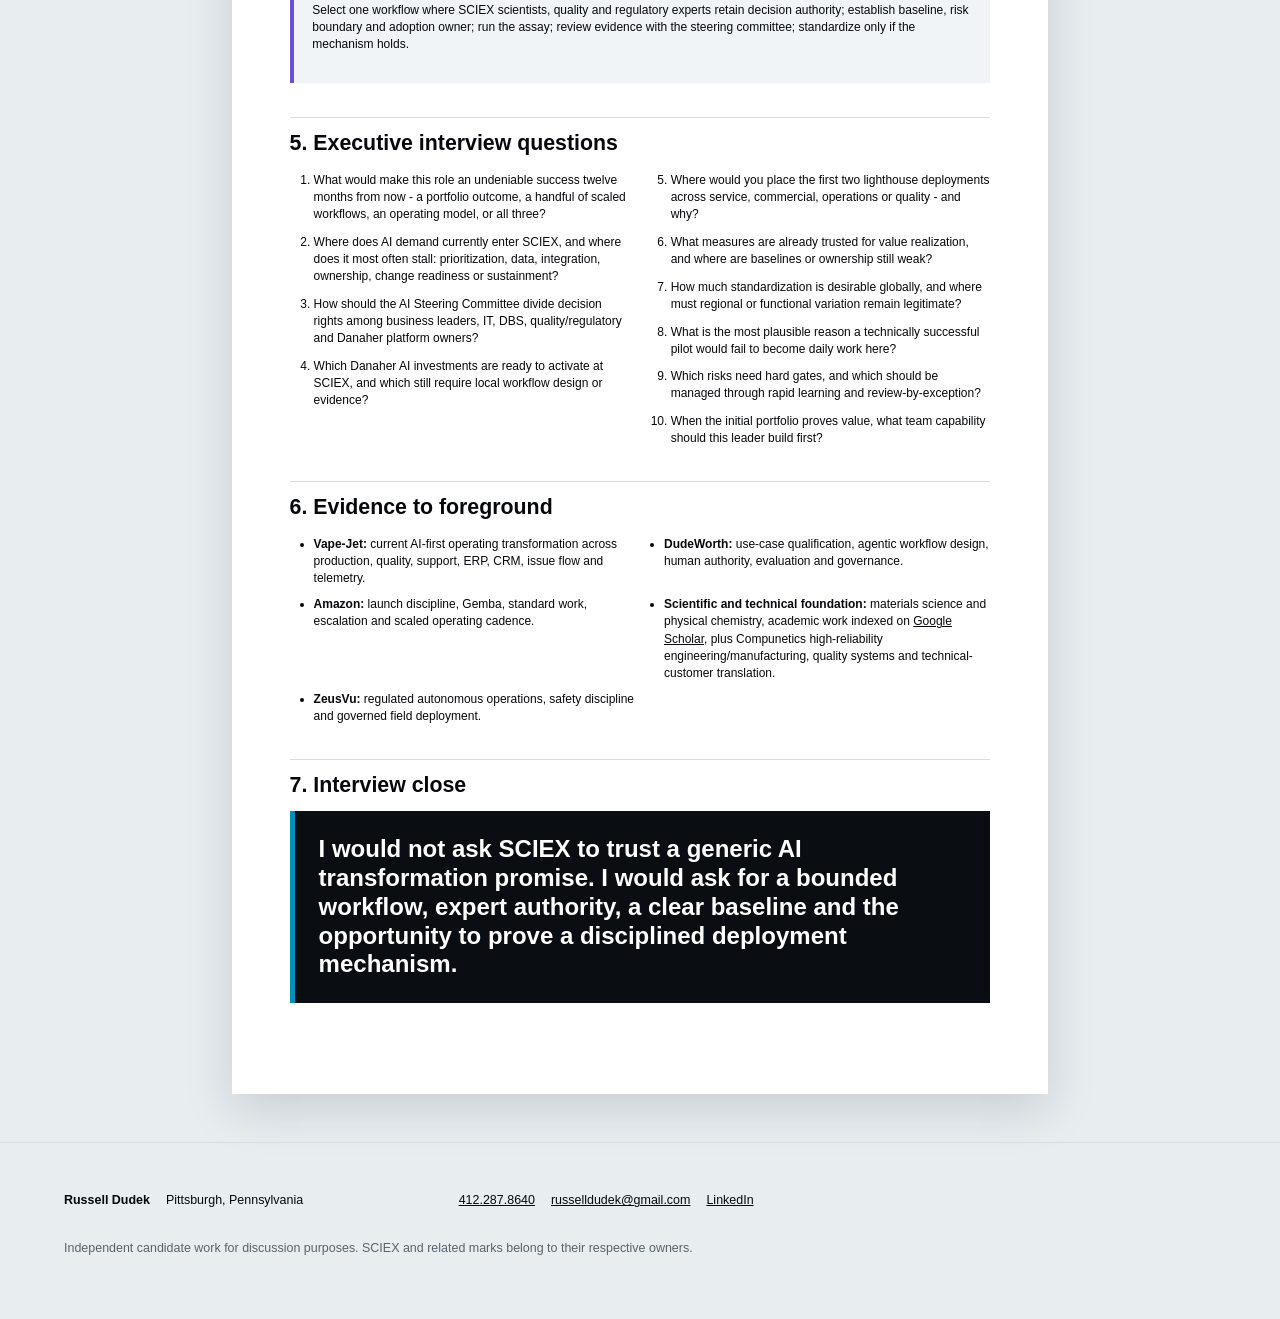
<file: interview-brief.html>
<!doctype html><html lang="en"><head><meta charset="utf-8"><meta name="viewport" content="width=device-width,initial-scale=1"><meta name="description" content="Russell Dudek candidate vision for Senior Director, Global AI Deployment & Business Process Transformation at SCIEX."><title>SCIEX Interview Thesis Brief | Russell Dudek</title><link rel="stylesheet" href="brand-tokens.css"><link rel="stylesheet" href="styles.css"></head><body class="report-page"><a class="skip-link" href="#main">Skip to content</a><header class="site-header"><a class="identity" href="index.html" aria-label="SCIEX candidate vision home"><span class="company-name">SCIEX</span><span class="candidate-label">Candidate vision by Russell Dudek</span></a><button class="nav-toggle" type="button" aria-expanded="false" aria-controls="site-nav">Menu</button><nav id="site-nav" aria-label="Campaign navigation"><a href="index.html">Vision</a><a href="resume.html">Resume</a><a href="cover-letter.html">Cover letter</a><a href="interview-brief.html">Interview brief</a><a href="120-day-plan.html">120-day plan</a><a href="deployment-assay.html">Deployment assay</a></nav></header><main id="main">
<div class="document-toolbar"><a href="docs/Russell-Dudek-SCIEX-Interview-Brief.pdf" download>Download PDF</a><a href="index.html">Return to vision</a><button type="button" onclick="window.print()">Print</button></div><article class="report"><header class="report-header"><span>Interview thesis brief</span><h1>SCIEX Global AI Deployment</h1><p>How to turn enterprise AI demand into governed, adopted and measurable standard work.</p></header>
<section><h2>1. Mandate beneath the title</h2><p>Build the enterprise deployment operating system: align SCIEX and Danaher priorities, qualify use cases, establish steering governance, carry pilots into scaled workflows, track value and adoption, and leave clear sustainment ownership.</p><div class="brief-callout"><b>Candidate thesis</b><span>Make AI measurable enough to scale - and usable enough to stay.</span></div></section>
<section><h2>2. Operating contradictions</h2><div class="matrix"><div><b>Speed / control</b><span>Accelerate learning without bypassing quality, authority or risk.</span></div><div><b>Enterprise / local</b><span>Use Danaher platforms without forcing generic workflows onto SCIEX functions.</span></div><div><b>Portfolio / workflow</b><span>Maintain executive visibility without losing the user, baseline and process owner.</span></div><div><b>Go-live / adoption</b><span>Treat behavior change and user evidence as part of deployment, not a follow-on.</span></div><div><b>Pilot / sustainment</b><span>Stop orphaned tools by defining ownership, support and standard work before scale.</span></div></div></section>
<section><h2>3. Operating model: AI Deployment Assay</h2><table><thead><tr><th>Condition</th><th>Question</th><th>Evidence</th></tr></thead><tbody><tr><td>Signal</td><td>What business problem, decision and baseline justify intervention?</td><td>Owner, user, friction, baseline, outcome measure.</td></tr><tr><td>Method</td><td>Where does AI enter the workflow and how will it be tested?</td><td>Data path, platform, integration, test design, dependencies.</td></tr><tr><td>Control</td><td>Who retains authority and where does the system stop or escalate?</td><td>Human decision rights, quality/risk boundary, exception path.</td></tr><tr><td>Response</td><td>Did workflow performance and retained use improve?</td><td>Outcome, adoption, quality, exception and value evidence.</td></tr><tr><td>Transfer</td><td>Who owns the capability after deployment?</td><td>Standard work, support model, learning cadence, sustainment owner.</td></tr></tbody></table></section>
<section><h2>4. Strongest hiring objection</h2><div class="objection-mini"><h3>No direct mass-spectrometry or diagnostics-company career</h3><p>Own it without flattening the evidence. Russell's career has been outside mass-spectrometry companies, but his academic grounding in materials science, physical chemistry and biology-related studies - plus academic work indexed on <a href="https://scholar.google.com/citations?user=yHQSVd8AAAAJ&amp;hl=en">Google Scholar</a> - provides a real scientific bridge to analytical instrumentation. Add high-reliability electronics, quality systems, regulated autonomous operations, Lean/Gemba mechanisms, current cross-functional AI transformation and a bounded expert-owned proof.</p><b>Proof strategy:</b><p>Select one workflow where SCIEX scientists, quality and regulatory experts retain decision authority; establish baseline, risk boundary and adoption owner; run the assay; review evidence with the steering committee; standardize only if the mechanism holds.</p></div></section>
<section><h2>5. Executive interview questions</h2><ol class="questions"><li>What would make this role an undeniable success twelve months from now - a portfolio outcome, a handful of scaled workflows, an operating model, or all three?</li><li>Where does AI demand currently enter SCIEX, and where does it most often stall: prioritization, data, integration, ownership, change readiness or sustainment?</li><li>How should the AI Steering Committee divide decision rights among business leaders, IT, DBS, quality/regulatory and Danaher platform owners?</li><li>Which Danaher AI investments are ready to activate at SCIEX, and which still require local workflow design or evidence?</li><li>Where would you place the first two lighthouse deployments across service, commercial, operations or quality - and why?</li><li>What measures are already trusted for value realization, and where are baselines or ownership still weak?</li><li>How much standardization is desirable globally, and where must regional or functional variation remain legitimate?</li><li>What is the most plausible reason a technically successful pilot would fail to become daily work here?</li><li>Which risks need hard gates, and which should be managed through rapid learning and review-by-exception?</li><li>When the initial portfolio proves value, what team capability should this leader build first?</li></ol></section>
<section><h2>6. Evidence to foreground</h2><ul class="evidence-list"><li><b>Vape-Jet:</b> current AI-first operating transformation across production, quality, support, ERP, CRM, issue flow and telemetry.</li><li><b>DudeWorth:</b> use-case qualification, agentic workflow design, human authority, evaluation and governance.</li><li><b>Amazon:</b> launch discipline, Gemba, standard work, escalation and scaled operating cadence.</li><li><b>Scientific and technical foundation:</b> materials science and physical chemistry, academic work indexed on <a href="https://scholar.google.com/citations?user=yHQSVd8AAAAJ&amp;hl=en">Google Scholar</a>, plus Compunetics high-reliability engineering/manufacturing, quality systems and technical-customer translation.</li><li><b>ZeusVu:</b> regulated autonomous operations, safety discipline and governed field deployment.</li></ul></section>
<section><h2>7. Interview close</h2><blockquote>I would not ask SCIEX to trust a generic AI transformation promise. I would ask for a bounded workflow, expert authority, a clear baseline and the opportunity to prove a disciplined deployment mechanism.</blockquote></section></article>
</main><footer class="site-footer"><div><strong>Russell Dudek</strong><span>Pittsburgh, Pennsylvania</span></div><div><a href="tel:+14122878640">412.287.8640</a><a href="mailto:russelldudek@gmail.com">russelldudek@gmail.com</a><a href="https://www.linkedin.com/in/russelldudek">LinkedIn</a></div><p>Independent candidate work for discussion purposes. SCIEX and related marks belong to their respective owners.</p></footer><script src="app.js"></script></body></html>
</file>
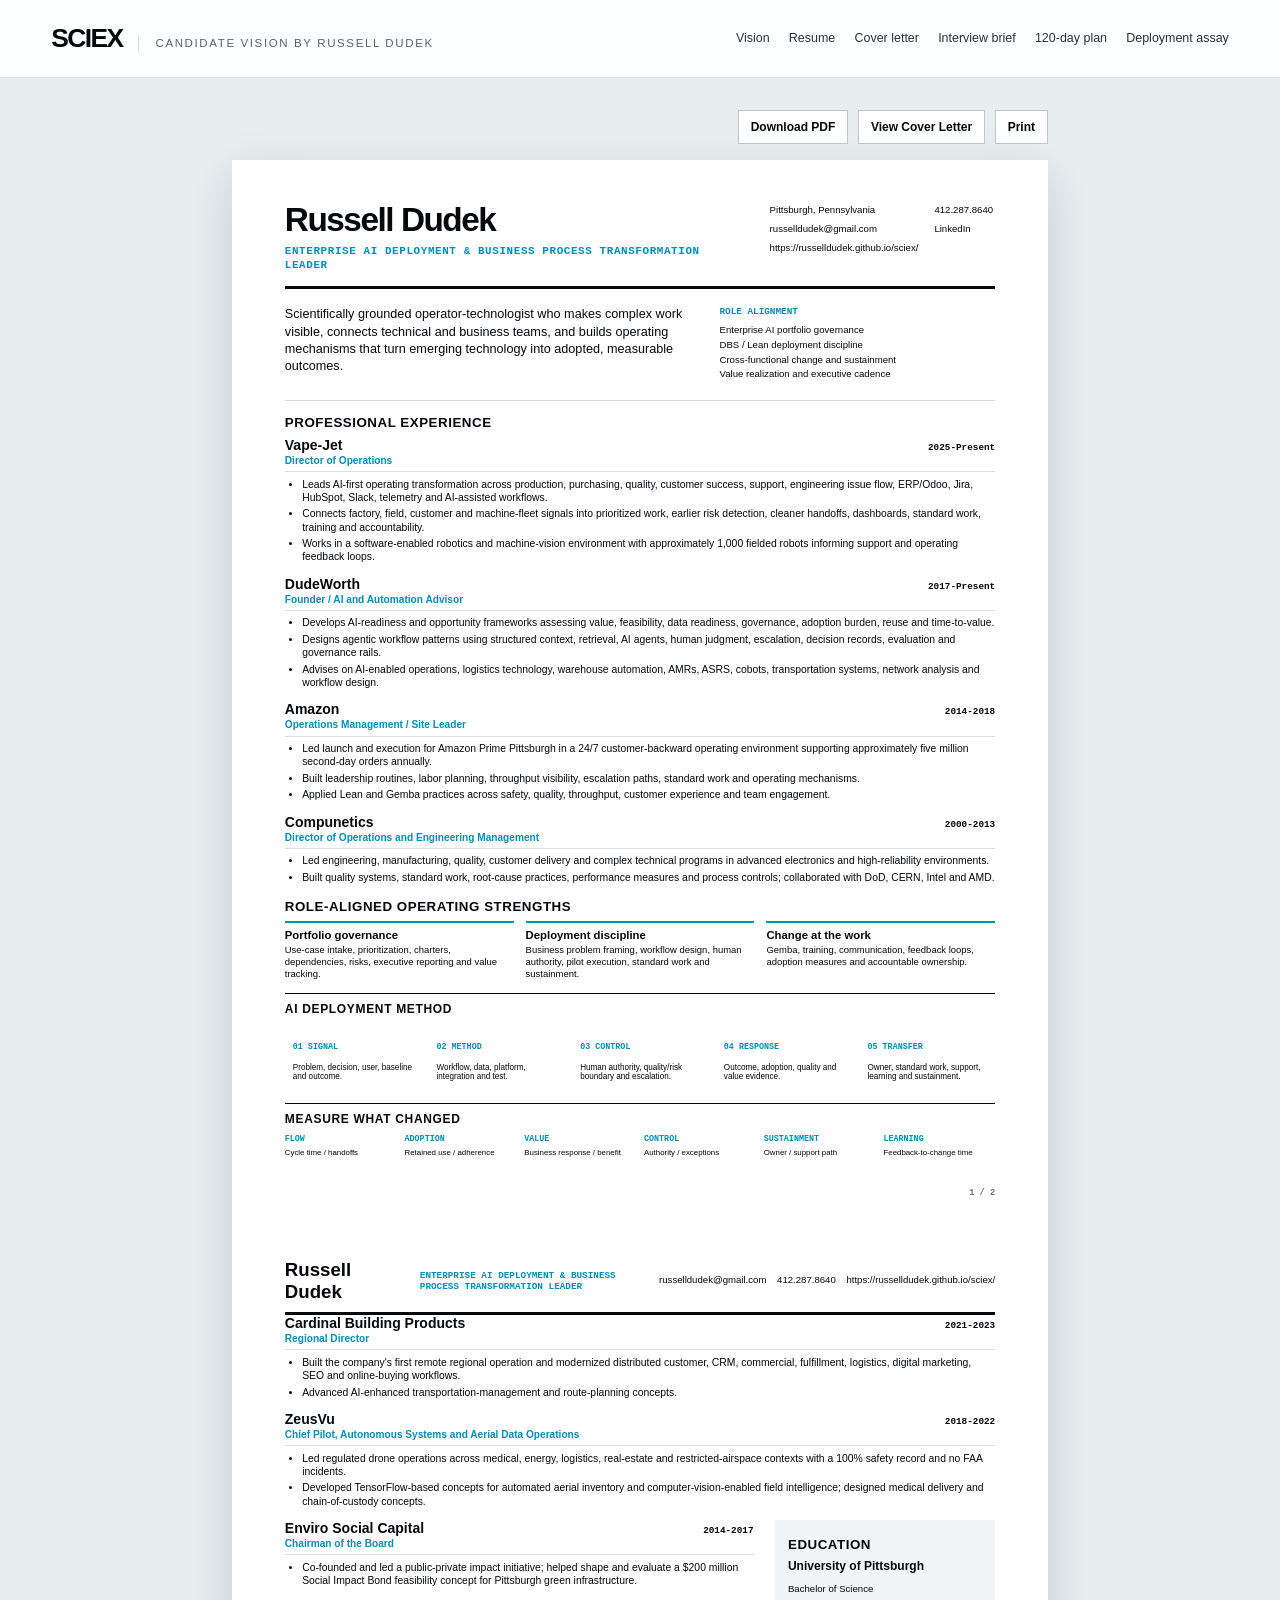
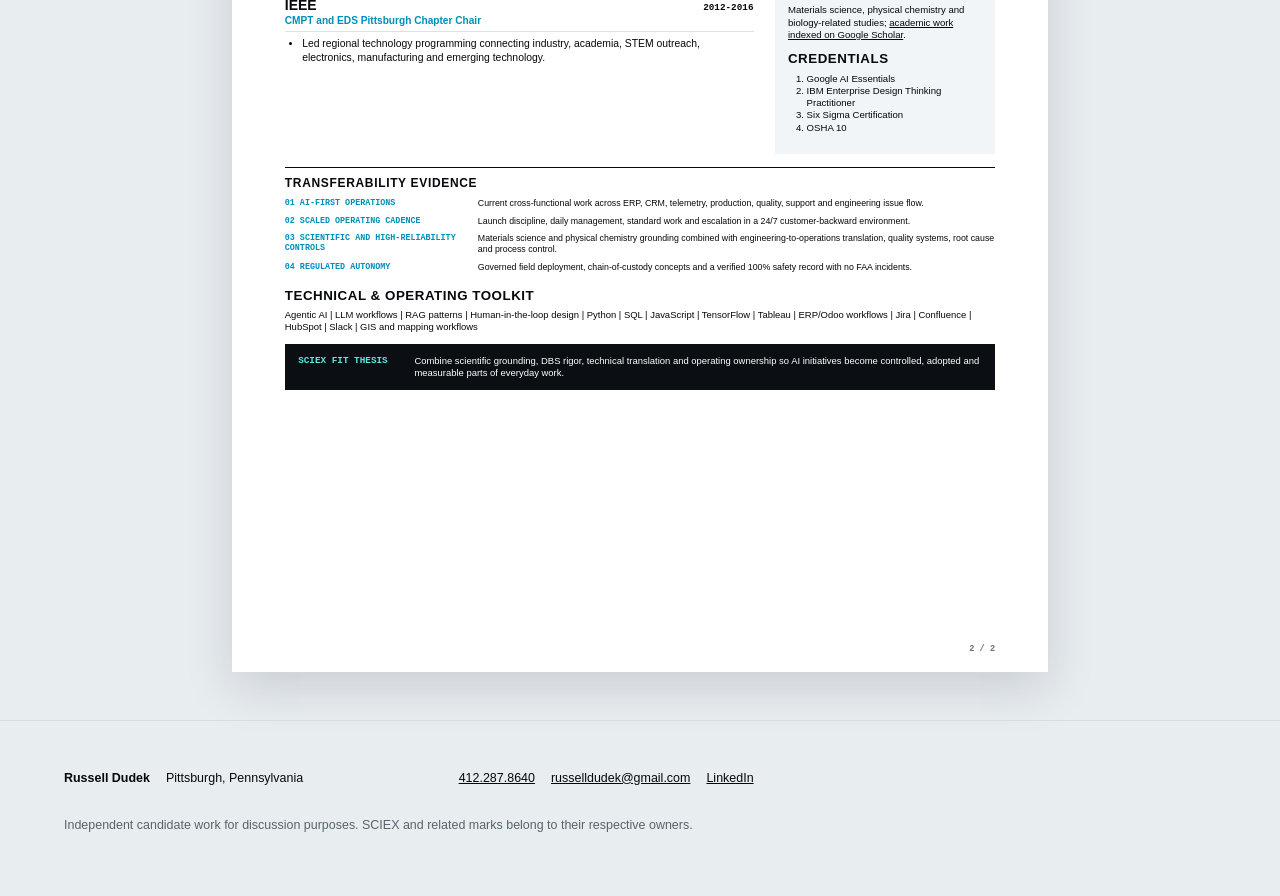
<file: resume.html>
<!doctype html><html lang="en"><head><meta charset="utf-8"><meta name="viewport" content="width=device-width,initial-scale=1"><meta name="description" content="Russell Dudek candidate vision for Senior Director, Global AI Deployment & Business Process Transformation at SCIEX."><title>Russell Dudek Resume | SCIEX</title><link rel="stylesheet" href="brand-tokens.css"><link rel="stylesheet" href="styles.css"></head><body class="document-page"><a class="skip-link" href="#main">Skip to content</a><header class="site-header"><a class="identity" href="index.html" aria-label="SCIEX candidate vision home"><span class="company-name">SCIEX</span><span class="candidate-label">Candidate vision by Russell Dudek</span></a><button class="nav-toggle" type="button" aria-expanded="false" aria-controls="site-nav">Menu</button><nav id="site-nav" aria-label="Campaign navigation"><a href="index.html">Vision</a><a href="resume.html">Resume</a><a href="cover-letter.html">Cover letter</a><a href="interview-brief.html">Interview brief</a><a href="120-day-plan.html">120-day plan</a><a href="deployment-assay.html">Deployment assay</a></nav></header><main id="main">
<div class="document-toolbar"><a href="docs/Russell-Dudek-SCIEX-Resume.pdf" download>Download PDF</a><a href="cover-letter.html">View Cover Letter</a><button type="button" onclick="window.print()">Print</button></div>
<article class="paper resume-paper">
<section class="resume-page page-one"><div class="doc-header"><div><h1>Russell Dudek</h1><p>Enterprise AI Deployment & Business Process Transformation Leader</p></div><div class="contact"><span>Pittsburgh, Pennsylvania</span><a href="tel:+14122878640">412.287.8640</a><a href="mailto:russelldudek@gmail.com">russelldudek@gmail.com</a><a href="https://www.linkedin.com/in/russelldudek">LinkedIn</a><a href="https://russelldudek.github.io/sciex/">https://russelldudek.github.io/sciex/</a></div></div>
<div class="resume-summary"><p>Scientifically grounded operator-technologist who makes complex work visible, connects technical and business teams, and builds operating mechanisms that turn emerging technology into adopted, measurable outcomes.</p><div><b>Role alignment</b><span>Enterprise AI portfolio governance</span><span>DBS / Lean deployment discipline</span><span>Cross-functional change and sustainment</span><span>Value realization and executive cadence</span></div></div>
<h2>Professional Experience</h2>
<div class="role"><header><div><h3>Vape-Jet</h3><p>Director of Operations</p></div><time>2025-Present</time></header><ul><li>Leads AI-first operating transformation across production, purchasing, quality, customer success, support, engineering issue flow, ERP/Odoo, Jira, HubSpot, Slack, telemetry and AI-assisted workflows.</li><li>Connects factory, field, customer and machine-fleet signals into prioritized work, earlier risk detection, cleaner handoffs, dashboards, standard work, training and accountability.</li><li>Works in a software-enabled robotics and machine-vision environment with approximately 1,000 fielded robots informing support and operating feedback loops.</li></ul></div>
<div class="role"><header><div><h3>DudeWorth</h3><p>Founder / AI and Automation Advisor</p></div><time>2017-Present</time></header><ul><li>Develops AI-readiness and opportunity frameworks assessing value, feasibility, data readiness, governance, adoption burden, reuse and time-to-value.</li><li>Designs agentic workflow patterns using structured context, retrieval, AI agents, human judgment, escalation, decision records, evaluation and governance rails.</li><li>Advises on AI-enabled operations, logistics technology, warehouse automation, AMRs, ASRS, cobots, transportation systems, network analysis and workflow design.</li></ul></div>
<div class="role"><header><div><h3>Amazon</h3><p>Operations Management / Site Leader</p></div><time>2014-2018</time></header><ul><li>Led launch and execution for Amazon Prime Pittsburgh in a 24/7 customer-backward operating environment supporting approximately five million second-day orders annually.</li><li>Built leadership routines, labor planning, throughput visibility, escalation paths, standard work and operating mechanisms.</li><li>Applied Lean and Gemba practices across safety, quality, throughput, customer experience and team engagement.</li></ul></div>
<div class="role compact"><header><div><h3>Compunetics</h3><p>Director of Operations and Engineering Management</p></div><time>2000-2013</time></header><ul><li>Led engineering, manufacturing, quality, customer delivery and complex technical programs in advanced electronics and high-reliability environments.</li><li>Built quality systems, standard work, root-cause practices, performance measures and process controls; collaborated with DoD, CERN, Intel and AMD.</li></ul></div>
<section class="strengths"><h2>Role-Aligned Operating Strengths</h2><div><article><h3>Portfolio governance</h3><p>Use-case intake, prioritization, charters, dependencies, risks, executive reporting and value tracking.</p></article><article><h3>Deployment discipline</h3><p>Business problem framing, workflow design, human authority, pilot execution, standard work and sustainment.</p></article><article><h3>Change at the work</h3><p>Gemba, training, communication, feedback loops, adoption measures and accountable ownership.</p></article></div></section>
<section class="deployment-method"><h2>AI Deployment Method</h2><div><article><b>01 Signal</b><p>Problem, decision, user, baseline and outcome.</p></article><article><b>02 Method</b><p>Workflow, data, platform, integration and test.</p></article><article><b>03 Control</b><p>Human authority, quality/risk boundary and escalation.</p></article><article><b>04 Response</b><p>Outcome, adoption, quality and value evidence.</p></article><article><b>05 Transfer</b><p>Owner, standard work, support, learning and sustainment.</p></article></div></section>
<section class="measure-strip"><h2>Measure What Changed</h2><div><span><b>Flow</b>Cycle time / handoffs</span><span><b>Adoption</b>Retained use / adherence</span><span><b>Value</b>Business response / benefit</span><span><b>Control</b>Authority / exceptions</span><span><b>Sustainment</b>Owner / support path</span><span><b>Learning</b>Feedback-to-change time</span></div></section><div class="page-number">1 / 2</div></section>
<section class="resume-page page-two"><div class="continuation-header"><strong>Russell Dudek</strong><span>Enterprise AI Deployment & Business Process Transformation Leader</span><div><a href="mailto:russelldudek@gmail.com">russelldudek@gmail.com</a><a href="tel:+14122878640">412.287.8640</a><a href="https://russelldudek.github.io/sciex/">https://russelldudek.github.io/sciex/</a></div></div>
<div class="role"><header><div><h3>Cardinal Building Products</h3><p>Regional Director</p></div><time>2021-2023</time></header><ul><li>Built the company's first remote regional operation and modernized distributed customer, CRM, commercial, fulfillment, logistics, digital marketing, SEO and online-buying workflows.</li><li>Advanced AI-enhanced transportation-management and route-planning concepts.</li></ul></div>
<div class="role"><header><div><h3>ZeusVu</h3><p>Chief Pilot, Autonomous Systems and Aerial Data Operations</p></div><time>2018-2022</time></header><ul><li>Led regulated drone operations across medical, energy, logistics, real-estate and restricted-airspace contexts with a 100% safety record and no FAA incidents.</li><li>Developed TensorFlow-based concepts for automated aerial inventory and computer-vision-enabled field intelligence; designed medical delivery and chain-of-custody concepts.</li></ul></div>
<div class="two-col-resume"><div><div class="role compact"><header><div><h3>Enviro Social Capital</h3><p>Chairman of the Board</p></div><time>2014-2017</time></header><ul><li>Co-founded and led a public-private impact initiative; helped shape and evaluate a $200 million Social Impact Bond feasibility concept for Pittsburgh green infrastructure.</li></ul></div><div class="role compact"><header><div><h3>IEEE</h3><p>CMPT and EDS Pittsburgh Chapter Chair</p></div><time>2012-2016</time></header><ul><li>Led regional technology programming connecting industry, academia, STEM outreach, electronics, manufacturing and emerging technology.</li></ul></div></div><aside><h2>Education</h2><h3>University of Pittsburgh</h3><p>Bachelor of Science</p><p>Materials science, physical chemistry and biology-related studies; <a href="https://scholar.google.com/citations?user=yHQSVd8AAAAJ&amp;hl=en">academic work indexed on Google Scholar</a>.</p><h2>Credentials</h2><ol><li>Google AI Essentials</li><li>IBM Enterprise Design Thinking Practitioner</li><li>Six Sigma Certification</li><li>OSHA 10</li></ol></aside></div>
<section class="transferability"><h2>Transferability Evidence</h2><div><article><b>01 AI-first operations</b><p>Current cross-functional work across ERP, CRM, telemetry, production, quality, support and engineering issue flow.</p></article><article><b>02 Scaled operating cadence</b><p>Launch discipline, daily management, standard work and escalation in a 24/7 customer-backward environment.</p></article><article><b>03 Scientific and high-reliability controls</b><p>Materials science and physical chemistry grounding combined with engineering-to-operations translation, quality systems, root cause and process control.</p></article><article><b>04 Regulated autonomy</b><p>Governed field deployment, chain-of-custody concepts and a verified 100% safety record with no FAA incidents.</p></article></div></section>
<section class="toolkit"><h2>Technical & Operating Toolkit</h2><p>Agentic AI | LLM workflows | RAG patterns | Human-in-the-loop design | Python | SQL | JavaScript | TensorFlow | Tableau | ERP/Odoo workflows | Jira | Confluence | HubSpot | Slack | GIS and mapping workflows</p></section>
<section class="resume-thesis"><b>SCIEX fit thesis</b><p>Combine scientific grounding, DBS rigor, technical translation and operating ownership so AI initiatives become controlled, adopted and measurable parts of everyday work.</p></section><div class="page-number">2 / 2</div></section></article>
</main><footer class="site-footer"><div><strong>Russell Dudek</strong><span>Pittsburgh, Pennsylvania</span></div><div><a href="tel:+14122878640">412.287.8640</a><a href="mailto:russelldudek@gmail.com">russelldudek@gmail.com</a><a href="https://www.linkedin.com/in/russelldudek">LinkedIn</a></div><p>Independent candidate work for discussion purposes. SCIEX and related marks belong to their respective owners.</p></footer><script src="app.js"></script></body></html>
</file>
<file: brand-tokens.css>
/* Token provenance is documented in brand-intelligence.md. */
:root{
  --official-ink:#06080b; /* source-observed SCIEX primary identity treatment */
  --source-cyan:#008fb8; /* sampled approximation from public SCIEX identity/product pages */
  --source-blue:#1464c0; /* sampled approximation from public digital surfaces */
  --source-violet:#6c4fd3; /* sampled approximation from public product imagery */
  --source-silver:#b8c0c8; /* sampled approximation from SCIEX swoosh/technical surfaces */
  --candidate-aqua:#5ee7df; /* candidate-original spectrum highlight */
  --paper:#ffffff; --mist:#f3f6f8; --line:#d7dde2; --muted:#58636c; --dark:#090d12;
  --display:"Arial Narrow","Aptos Display","Helvetica Neue",Arial,sans-serif;
  --body:"Aptos","Segoe UI","Helvetica Neue",Arial,sans-serif;
  --mono:"SFMono-Regular",Consolas,"Liberation Mono",monospace;
}
</file>
<file: styles.css>
*{box-sizing:border-box}html{scroll-behavior:smooth}body{margin:0;font-family:var(--body);color:var(--official-ink);background:var(--paper);line-height:1.55}a{color:inherit}.skip-link{position:fixed;top:-100px;left:1rem;z-index:100;background:#fff;padding:.7rem 1rem}.skip-link:focus{top:1rem}.site-header{height:78px;display:flex;align-items:center;justify-content:space-between;padding:0 clamp(1.2rem,4vw,4.5rem);border-bottom:1px solid var(--line);background:rgba(255,255,255,.96);position:sticky;top:0;z-index:50}.identity{text-decoration:none;display:flex;align-items:baseline;gap:1rem}.company-name{font:900 1.65rem/1 var(--display);letter-spacing:-.06em}.candidate-label{font-size:.72rem;text-transform:uppercase;letter-spacing:.14em;color:var(--muted);border-left:1px solid var(--line);padding-left:1rem}.site-header nav{display:flex;gap:1.2rem;align-items:center}.site-header nav a{text-decoration:none;font-size:.78rem;color:#283039}.site-header nav a:hover,.site-header nav a:focus{text-decoration:underline;text-decoration-thickness:2px;text-underline-offset:5px}.nav-toggle{display:none;background:none;border:1px solid var(--line);padding:.5rem .7rem}.hero{min-height:calc(100vh - 78px);display:grid;grid-template-columns:minmax(0,.85fr) minmax(520px,1.15fr);gap:4vw;align-items:center;padding:clamp(3rem,7vw,7rem) clamp(1.3rem,5vw,6rem);background:linear-gradient(120deg,#fff 0 48%,#f2f6f8 48% 100%);overflow:hidden}.role-line{font:700 .78rem/1.4 var(--mono);text-transform:uppercase;letter-spacing:.12em;color:var(--source-cyan);max-width:38rem}.hero h1{font:800 clamp(3.4rem,6vw,7.4rem)/.88 var(--display);letter-spacing:-.065em;margin:1.4rem 0 1.6rem;max-width:10ch}.lede{font-size:clamp(1.1rem,1.6vw,1.45rem);max-width:38rem;color:#303940}.hero-actions{display:flex;gap:1rem;align-items:center;margin:2rem 0}.button{display:inline-flex;align-items:center;justify-content:center;text-decoration:none;padding:.85rem 1.05rem;font-weight:700;font-size:.82rem;letter-spacing:.03em;border:1px solid var(--official-ink)}.button.primary{background:var(--official-ink);color:#fff}.button.text{border-color:transparent;text-decoration:underline;text-underline-offset:4px}.research-note{font-size:.72rem;color:var(--muted);max-width:42rem}.spectrum-shell{background:var(--dark);color:#fff;padding:1.5rem;box-shadow:0 2rem 5rem rgba(3,9,14,.24);min-width:0}.spectrum-head{display:flex;justify-content:space-between;align-items:flex-start}.spectrum-head div{display:flex;flex-direction:column}.spectrum-head span{font:600 .67rem/1.3 var(--mono);text-transform:uppercase;letter-spacing:.12em;color:#9fb0bd}.spectrum-head strong{font:700 1.25rem/1.3 var(--display)}.state-pill{border:1px solid #46545e;padding:.35rem .55rem}.spectrum{width:100%;height:auto;margin-top:.5rem}.grid line{stroke:#25313a;stroke-width:1}.noise{fill:none;stroke:#64727c;stroke-width:2;opacity:.55}.resolved-peaks path{fill:none;stroke-width:4;stroke-linecap:round;stroke-linejoin:round;stroke-dasharray:1000;stroke-dashoffset:1000;animation:resolve-spectrum 3.8s cubic-bezier(.2,.8,.2,1) infinite alternate}.peak-a{stroke:var(--candidate-aqua)}.peak-b{stroke:#3aa0ff;animation-delay:.35s!important}.peak-c{stroke:#9f82ff;animation-delay:.7s!important}.peak-labels text{font:600 12px var(--mono);fill:#dbe5eb;opacity:.9}.axis-label{font:600 11px var(--mono);fill:#80919d;text-transform:uppercase}.spectrum-controls{display:grid;grid-template-columns:repeat(4,1fr);border:1px solid #2d3a43}.scenario{border:0;border-right:1px solid #2d3a43;background:#111820;color:#aebcc6;padding:.7rem;font:600 .72rem var(--mono);cursor:pointer}.scenario:last-child{border-right:0}.scenario.active,.scenario:hover,.scenario:focus{background:#fff;color:#080b0f}.spectrum-readout{display:grid;grid-template-columns:1fr 1.2fr;gap:1rem;margin-top:1rem;font-size:.78rem}.spectrum-readout span{color:#9fb0bd}.spectrum-readout strong{font-weight:600}.spectrum-shell.resolved .noise{opacity:.12}.spectrum-shell.resolved .state-pill{border-color:var(--candidate-aqua);color:var(--candidate-aqua)}@keyframes resolve-spectrum{0%,12%{stroke-dashoffset:1000;opacity:.15}72%,100%{stroke-dashoffset:0;opacity:1}}.mandate{display:grid;grid-template-columns:70px .7fr 1.3fr;gap:3rem;padding:8rem clamp(1.3rem,7vw,9rem);border-bottom:1px solid var(--line)}.section-number{font:700 1rem var(--mono);color:var(--source-cyan)}.mandate h2,.section-heading h2,.assay-intro h2,.proof-title h2,.document-rack h2{font:800 clamp(2.5rem,5vw,5.4rem)/.95 var(--display);letter-spacing:-.055em;margin:.2rem 0}.section-lede{font-size:1.45rem;max-width:20ch}.mandate-copy{font-size:1.05rem;max-width:53rem}.tensions{padding:8rem clamp(1.3rem,7vw,9rem);background:#0a0d11;color:#fff}.section-heading>span,.assay-intro>span,.proof-title>span,.document-rack>div>span,.objection>div>span{font:700 .72rem var(--mono);text-transform:uppercase;letter-spacing:.14em;color:var(--candidate-aqua)}.tension-list{margin:4rem 0 0;padding:0;list-style:none;border-top:1px solid #2d363d}.tension-list li{display:grid;grid-template-columns:120px 1fr 1.3fr;gap:2rem;padding:1.25rem 0;border-bottom:1px solid #2d363d;align-items:baseline}.tension-list b{font:800 1.3rem var(--display)}.tension-list span{font-size:1.1rem}.tension-list em{color:#aab5bd;font-style:normal}.assay-section{padding:8rem clamp(1.3rem,6vw,8rem);background:linear-gradient(180deg,#eef4f7,#fff)}.assay-intro{display:grid;grid-template-columns:.5fr 1fr 1fr;gap:2rem;align-items:end}.assay-intro h2{margin:0}.assay-intro p{font-size:1.05rem}.assay-grid{display:grid;grid-template-columns:repeat(5,1fr);margin-top:4rem;border-top:2px solid var(--official-ink);border-bottom:2px solid var(--official-ink)}.assay-grid article{padding:2rem 1.2rem;min-height:270px;border-right:1px solid #aeb9c0}.assay-grid article:last-child{border-right:0}.assay-grid span{font:700 .7rem var(--mono);color:var(--source-cyan)}.assay-grid h3{font:800 1.6rem var(--display);margin:.8rem 0}.assay-grid p{font-size:.9rem}.assay-outcome{display:grid;grid-template-columns:.5fr 1fr auto;gap:2rem;align-items:center;padding:1.2rem 0}.assay-outcome span{font:700 .7rem var(--mono);text-transform:uppercase}.assay-outcome strong{font:800 1.2rem var(--display)}.assay-outcome a{font-weight:700}.stakeholders{padding:8rem clamp(1.3rem,7vw,9rem);background:#fff}.stakeholder-map{margin:4rem auto 2rem;max-width:1000px;display:grid;grid-template-columns:.7fr 1.3fr;border:1px solid var(--line)}.center-node{padding:4rem 2rem;background:var(--official-ink);color:#fff;display:flex;flex-direction:column;justify-content:center}.center-node strong{font:800 2rem var(--display)}.center-node span{color:#b9c4cb}.stakeholder-ring{display:grid;grid-template-columns:1fr 1fr}.stakeholder-ring span{padding:1.2rem;border-bottom:1px solid var(--line);border-right:1px solid var(--line);font-weight:600}.hypothesis,.assumption-note{font-size:.75rem;color:var(--muted)}.proof{padding:8rem clamp(1.3rem,7vw,9rem);background:#f5f7f8}.proof-title{display:grid;grid-template-columns:.5fr 1.5fr;align-items:start}.evidence-trail{max-width:1050px;margin:4rem 0 0 auto;border-left:2px solid var(--official-ink)}.evidence-trail article{position:relative;padding:0 0 3rem 3rem;display:grid;grid-template-columns:130px 180px 1fr;gap:1.5rem}.evidence-trail article:before{content:"";position:absolute;width:13px;height:13px;background:var(--source-cyan);left:-8px;top:.35rem}.evidence-trail time{font:600 .75rem var(--mono);color:var(--muted)}.evidence-trail h3{margin:0;font:800 1.5rem var(--display)}.evidence-trail p{margin:0}.evidence-trail strong{grid-column:3;font-size:.78rem;color:var(--source-blue)}.objection{padding:7rem clamp(1.3rem,7vw,9rem);display:grid;grid-template-columns:1.1fr .9fr;gap:6rem;background:linear-gradient(110deg,#331b58,#101018 55%);color:#fff}.objection h2{font:800 clamp(2.5rem,4.2vw,5rem)/.98 var(--display);letter-spacing:-.05em}.objection>div:last-child{font-size:1.05rem;color:#d9d6e2;align-self:end}.entry-preview{padding:8rem clamp(1.3rem,7vw,9rem)}.phase-line{display:grid;grid-template-columns:repeat(4,1fr);margin:4rem 0 3rem;border-top:2px solid var(--official-ink)}.phase-line article{padding:1.5rem;border-right:1px solid var(--line)}.phase-line article:last-child{border-right:0}.phase-line b{font:700 .75rem var(--mono);color:var(--source-cyan)}.phase-line h3{font:800 1.6rem var(--display)}.document-rack{padding:8rem clamp(1.3rem,7vw,9rem);background:#0a0d11;color:#fff;display:grid;grid-template-columns:.7fr 1.3fr;gap:4rem}.document-rack nav{border-top:1px solid #35414a}.document-rack nav a{display:grid;grid-template-columns:.45fr 1fr;text-decoration:none;padding:1.2rem 0;border-bottom:1px solid #35414a}.document-rack nav a:hover strong{text-decoration:underline}.document-rack nav span{color:#9eabb4}.site-footer{padding:3rem clamp(1.3rem,5vw,6rem);display:grid;grid-template-columns:1fr 2fr;gap:1rem;border-top:1px solid var(--line);font-size:.78rem}.site-footer>div{display:flex;gap:1rem;flex-wrap:wrap}.site-footer p{grid-column:1/-1;color:var(--muted)}
.document-page,.report-page{background:#e8edf0}.document-toolbar{max-width:8.5in;margin:2rem auto 1rem;display:flex;justify-content:flex-end;gap:.6rem}.document-toolbar a,.document-toolbar button{background:#fff;border:1px solid #bec6cc;padding:.55rem .75rem;text-decoration:none;font:600 .75rem var(--body);cursor:pointer}.paper{width:8.5in;margin:0 auto 3rem;background:#fff;box-shadow:0 15px 45px rgba(20,30,40,.15)}.resume-page,.cover-page{width:8.5in;min-height:11in;padding:.45in .55in .42in;position:relative;background:#fff}.resume-page{page-break-after:always}.resume-page:last-child{page-break-after:auto}.doc-header{display:grid;grid-template-columns:1fr 2.35in;gap:.35in;border-bottom:3px solid var(--official-ink);padding-bottom:.14in}.doc-header h1{font:900 25pt/1 var(--display);letter-spacing:-1.1pt;margin:0}.doc-header p{font:700 8.2pt/1.25 var(--mono);text-transform:uppercase;letter-spacing:.45pt;margin:7pt 0 0;color:var(--source-cyan)}.contact{display:grid;grid-template-columns:1fr 1fr;gap:3pt 12pt;font-size:7.2pt;align-content:start}.contact a{text-decoration:none}.resume-summary{display:grid;grid-template-columns:1.2fr .8fr;gap:.22in;padding:.18in 0;border-bottom:1px solid var(--line)}.resume-summary>p{font-size:9.5pt;line-height:1.35;margin:0}.resume-summary>div{display:flex;flex-direction:column;font-size:7.2pt}.resume-summary b{font:700 7pt var(--mono);color:var(--source-cyan);text-transform:uppercase;margin-bottom:4pt}.resume-paper h2{font:800 10pt var(--display);text-transform:uppercase;letter-spacing:.4pt;margin:11pt 0 5pt}.role{margin:0 0 9pt}.role header{display:flex;justify-content:space-between;align-items:baseline;border-bottom:1px solid #dce1e4;padding-bottom:2pt}.role h3{font:800 10.5pt var(--display);margin:0}.role header p{font-size:7.6pt;margin:0;color:var(--source-cyan);font-weight:700}.role time{font:600 7pt var(--mono)}.role ul{margin:4pt 0 0;padding-left:13pt}.role li{font-size:7.8pt;line-height:1.28;margin:0 0 2.4pt}.role.compact{margin-bottom:7pt}.continuation-header{display:grid;grid-template-columns:.7fr 1.3fr 1.2fr;gap:10pt;align-items:center;border-bottom:3px solid var(--official-ink);padding-bottom:7pt;font-size:7.2pt}.continuation-header strong{font:900 14pt var(--display)}.continuation-header>span{font:700 7pt var(--mono);text-transform:uppercase;color:var(--source-cyan)}.continuation-header div{display:flex;gap:8pt;justify-content:flex-end}.continuation-header a{text-decoration:none}.two-col-resume{display:grid;grid-template-columns:1.36fr .64fr;gap:.22in}.two-col-resume aside{background:#f1f5f7;padding:10pt}.two-col-resume aside h2{margin-top:3pt}.two-col-resume aside h3{font:800 9pt var(--display);margin:4pt 0 1pt}.two-col-resume aside p,.two-col-resume aside li{font-size:7.2pt;line-height:1.28}.two-col-resume aside ol{padding-left:14pt;margin:5pt 0}.strengths>div{display:grid;grid-template-columns:repeat(3,1fr);gap:9pt}.strengths article{border-top:2px solid var(--source-cyan);padding-top:5pt}.strengths h3{font:800 8.5pt var(--display);margin:0 0 2pt}.strengths p,.toolkit p,.resume-thesis p{font-size:7.1pt;line-height:1.28;margin:0}.toolkit{margin-top:9pt}.resume-thesis{margin-top:8pt;background:#0b0f14;color:#fff;padding:8pt 10pt;display:grid;grid-template-columns:1.1in 1fr;gap:8pt}.resume-thesis b{font:700 7pt var(--mono);color:var(--candidate-aqua);text-transform:uppercase}.page-number{position:absolute;bottom:.18in;right:.55in;font:600 6.5pt var(--mono);color:#68747c}.letter-meta{display:grid;grid-template-columns:1fr 2fr;gap:.35in;padding:.22in 0;font-size:9pt}.letter-meta p{margin:0}.letter-body{font-size:9.35pt;line-height:1.42}.letter-body p{margin:0 0 9pt}.letter-body .signature{font:800 12pt var(--display)}.letter-note{border-left:3px solid var(--source-cyan);padding:8pt 11pt;background:#f2f6f8;font-size:7.6pt;display:grid;grid-template-columns:1.1in 1fr;gap:6pt;margin-top:10pt}.letter-note b{font:700 7pt var(--mono);text-transform:uppercase;color:var(--source-cyan)}.letter-note p,.letter-note a{margin:0}.report{max-width:8.5in;margin:0 auto 3rem;background:#fff;box-shadow:0 15px 45px rgba(20,30,40,.15);padding:.6in}.report-header{border-bottom:4px solid var(--official-ink);padding-bottom:.25in;margin-bottom:.35in}.report-header span{font:700 8pt var(--mono);text-transform:uppercase;letter-spacing:1px;color:var(--source-cyan)}.report-header h1{font:900 34pt/.95 var(--display);letter-spacing:-1.5pt;margin:10pt 0}.report-header p{font-size:11pt;margin:0;color:var(--muted)}.report section{margin:0 0 .35in;break-inside:avoid}.report h2{font:800 16pt var(--display);margin:0 0 10pt;border-top:1px solid var(--line);padding-top:10pt}.report p,.report li,.report td,.report th{font-size:9pt;line-height:1.42}.brief-callout{padding:14pt;background:#0a0d11;color:#fff;display:grid;grid-template-columns:1.2in 1fr}.brief-callout b{font:700 7pt var(--mono);color:var(--candidate-aqua);text-transform:uppercase}.brief-callout span{font:800 15pt var(--display)}.matrix{display:grid;grid-template-columns:1fr 1fr;border-top:1px solid var(--line);border-left:1px solid var(--line)}.matrix div{padding:10pt;border-right:1px solid var(--line);border-bottom:1px solid var(--line);display:flex;flex-direction:column}.matrix b{font:800 10pt var(--display)}table{width:100%;border-collapse:collapse}th,td{text-align:left;padding:7pt;border:1px solid var(--line);vertical-align:top}th{background:#0a0d11;color:#fff;font:700 7pt var(--mono);text-transform:uppercase}.objection-mini{background:#f1f4f6;padding:14pt;border-left:4px solid var(--source-violet)}.objection-mini h3{font:800 14pt var(--display);margin:0}.questions{columns:2;column-gap:28pt;padding-left:18pt}.questions li{break-inside:avoid;margin-bottom:8pt}.evidence-list{display:grid;grid-template-columns:1fr 1fr;gap:7pt 18pt;padding-left:18pt}.report blockquote{font:800 18pt/1.2 var(--display);margin:0;padding:18pt;border-left:5px solid var(--source-cyan);background:#0a0d11;color:#fff}.principles>div{display:grid;grid-template-columns:1fr 1fr;gap:8pt 18pt}.plan-phase header{display:grid;grid-template-columns:1.1in 1fr;align-items:baseline}.plan-phase header b{font:700 8pt var(--mono);color:var(--source-cyan)}.plan-columns{display:grid;grid-template-columns:1.1fr .8fr .85fr;gap:12pt}.plan-columns>div{border-top:2px solid var(--official-ink);padding-top:7pt}.plan-columns h3{font:800 10pt var(--display);margin:0 0 5pt}.plan-columns ul{padding-left:15pt;margin:0}.assay-sheet{padding:.45in}.assay-sheet>header{display:grid;grid-template-columns:1fr 2.4in;gap:.3in;border-bottom:4px solid var(--official-ink);padding-bottom:.18in}.assay-sheet header span{font:700 7pt var(--mono);text-transform:uppercase;color:var(--source-cyan)}.assay-sheet h1{font:900 27pt/1 var(--display);margin:5pt 0}.assay-sheet header p{font-size:8pt;margin:0}.sheet-meta{display:grid;gap:4pt}.assay-sheet label{display:flex;flex-direction:column;font:700 6.5pt var(--mono);text-transform:uppercase;letter-spacing:.3pt}.assay-sheet input,.assay-sheet textarea{border:1px solid #aeb8bf;background:#fff;min-height:20pt;margin-top:2pt;resize:none}.assay-sheet-grid{display:grid;grid-template-columns:repeat(5,1fr);border-left:1px solid var(--official-ink);margin-top:12pt}.assay-sheet-grid article{padding:8pt;border-right:1px solid var(--official-ink);border-top:1px solid var(--official-ink);border-bottom:1px solid var(--official-ink)}.assay-sheet-grid article>b{font:800 9pt var(--display);color:var(--source-cyan)}.assay-sheet-grid textarea{height:45pt}.disposition{margin-top:12pt;border:1px solid var(--official-ink);padding:10pt;display:grid;grid-template-columns:1fr 1fr;gap:8pt}.disposition h2{font:800 13pt var(--display);margin:0}.disposition>div{display:flex;gap:8pt;flex-wrap:wrap}.disposition>label{grid-column:span 1}.disposition textarea{height:38pt}.assay-sheet>footer{display:flex;justify-content:space-between;gap:20pt;font-size:6.5pt;color:var(--muted);margin-top:8pt}.assay-sheet>footer p{margin:0;max-width:5.5in}
@media (max-width:1050px){.site-header nav{position:absolute;top:78px;left:0;right:0;background:#fff;padding:1rem 1.4rem;border-bottom:1px solid var(--line);display:none;flex-wrap:wrap}.site-header nav.open{display:flex}.nav-toggle{display:block}.hero{grid-template-columns:1fr;min-height:auto;background:linear-gradient(180deg,#fff,#edf3f6)}.spectrum-shell{max-width:900px}.mandate{grid-template-columns:50px 1fr}.mandate-copy{grid-column:2}.assay-intro{grid-template-columns:1fr 1fr}.assay-intro>span{grid-column:1/-1}.assay-grid{grid-template-columns:1fr 1fr}.assay-grid article{min-height:auto;border-bottom:1px solid #aeb9c0}.assay-grid article:last-child{grid-column:1/-1}.stakeholder-map{grid-template-columns:1fr}.proof-title{grid-template-columns:1fr}.document-rack{grid-template-columns:1fr}.paper,.resume-page,.cover-page,.report{width:min(100%,8.5in)}.document-page .paper{box-shadow:none}.resume-page,.cover-page{min-height:auto}.assay-sheet-grid{grid-template-columns:1fr 1fr}.assay-sheet-grid article:last-child{grid-column:1/-1}.disposition{grid-template-columns:1fr}}
@media (max-width:720px){.candidate-label{display:none}.hero h1{font-size:3.5rem}.hero-actions{align-items:stretch;flex-direction:column}.spectrum-shell{padding:1rem}.spectrum-controls{grid-template-columns:1fr 1fr}.spectrum-readout{grid-template-columns:1fr}.mandate{padding:5rem 1.2rem;gap:1.2rem}.mandate h2,.section-heading h2,.assay-intro h2,.proof-title h2,.document-rack h2{font-size:2.7rem}.tensions,.assay-section,.stakeholders,.proof,.entry-preview,.document-rack{padding:5rem 1.2rem}.tension-list li{grid-template-columns:1fr;gap:.4rem}.assay-intro{grid-template-columns:1fr}.assay-grid{grid-template-columns:1fr}.assay-grid article,.assay-grid article:last-child{grid-column:auto;border-right:0}.assay-outcome{grid-template-columns:1fr}.stakeholder-ring{grid-template-columns:1fr}.evidence-trail article{grid-template-columns:1fr;padding-left:2rem}.evidence-trail strong{grid-column:1}.objection{grid-template-columns:1fr;padding:5rem 1.2rem;gap:2rem}.phase-line{grid-template-columns:1fr 1fr}.document-rack nav a{grid-template-columns:1fr}.site-footer{grid-template-columns:1fr}.document-toolbar{margin:1rem;flex-wrap:wrap}.resume-page,.cover-page,.report,.assay-sheet{padding:1rem;width:100%;min-height:auto}.doc-header,.resume-summary,.two-col-resume,.strengths>div,.continuation-header,.letter-meta,.letter-note,.matrix,.plan-columns,.principles>div,.assay-sheet>header,.assay-sheet-grid,.disposition{grid-template-columns:1fr}.contact{grid-template-columns:1fr 1fr}.continuation-header div{justify-content:flex-start;flex-wrap:wrap}.questions{columns:1}.evidence-list{grid-template-columns:1fr}.page-number{position:static;text-align:right;margin-top:1rem}.assay-sheet-grid article:last-child{grid-column:auto}}
@media print{.site-header,.site-footer,.document-toolbar,.skip-link{display:none!important}body,.document-page,.report-page{background:#fff}.paper,.report{box-shadow:none;margin:0}.resume-page,.cover-page{width:8.5in;height:11in;min-height:11in;overflow:hidden}.resume-page{page-break-after:always}.resume-page:last-child{page-break-after:auto}.report{width:8.5in;padding:.55in}.assay-sheet{width:8.5in;height:11in}.questions{columns:2}}
@media (prefers-reduced-motion:reduce){html{scroll-behavior:auto}.resolved-peaks path{animation:none;stroke-dashoffset:0}.noise{opacity:.25}*{transition-duration:.01ms!important;animation-duration:.01ms!important;animation-iteration-count:1!important}}
/* Final document layout corrections */
.assay-sheet-grid article,.assay-sheet-grid label,.assay-sheet input,.assay-sheet textarea{min-width:0}
.assay-sheet input,.assay-sheet textarea{width:100%;max-width:100%}
.deployment-method,.measure-strip,.transferability{margin-top:10pt}
.deployment-method>h2,.measure-strip>h2,.transferability>h2{font:800 9pt var(--display);text-transform:uppercase;letter-spacing:.5pt;border-top:1px solid var(--official-ink);padding-top:6pt;margin:0 0 6pt}
.deployment-method>div{display:grid;grid-template-columns:repeat(5,1fr);gap:6pt}
.deployment-method article{background:var(--official-mist);padding:6pt;min-width:0}
.deployment-method b,.measure-strip b,.transferability b{font:700 6.3pt var(--mono);color:var(--source-cyan);text-transform:uppercase}
.deployment-method p{font-size:6.1pt;line-height:1.2;margin:4pt 0 0}
.measure-strip>div{display:grid;grid-template-columns:repeat(6,1fr);gap:6pt}
.measure-strip span{font-size:5.9pt;line-height:1.25;display:flex;flex-direction:column}
.measure-strip b{margin-bottom:3pt}
.transferability>div{display:grid;gap:5pt}
.transferability article{display:grid;grid-template-columns:1.9in 1fr;gap:8pt;align-items:start}
.transferability p{font-size:6.6pt;line-height:1.25;margin:0}
@media (max-width:720px){.deployment-method>div,.measure-strip>div{grid-template-columns:1fr}.transferability article{grid-template-columns:1fr}}
@media print{
  @page{size:Letter;margin:0}
  .assay-sheet{overflow:hidden}
}
</file>
